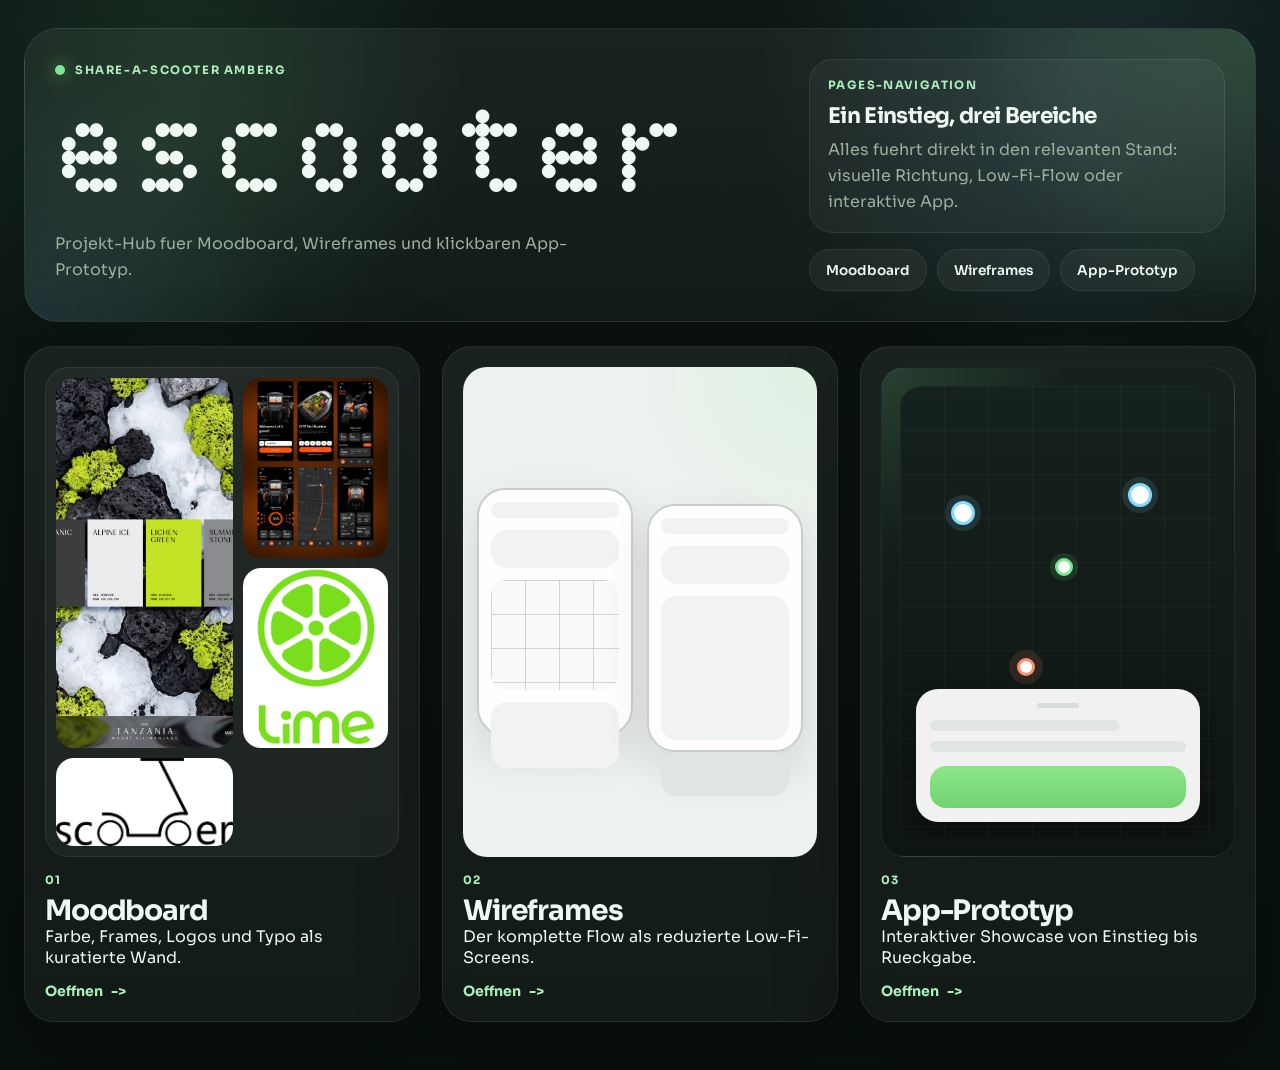
<file: docs/index.html>
<!doctype html>
<html lang="de">
<head>
  <meta charset="utf-8" />
  <meta name="viewport" content="width=device-width, initial-scale=1" />
  <title>Share-A-Scooter Amberg - Project Hub</title>
  <link rel="preconnect" href="https://fonts.googleapis.com" />
  <link rel="preconnect" href="https://fonts.gstatic.com" crossorigin />
  <link href="https://fonts.googleapis.com/css2?family=Sora:wght@400;500;600;700;800&display=swap" rel="stylesheet" />
  <link rel="stylesheet" href="styles.css" />
</head>
<body>
  <main class="hub-shell">
    <section class="hero-card">
      <div class="hero-copy">
        <p class="hero-kicker">Share-A-Scooter Amberg</p>
        <h1 class="hero-wordmark">escooter</h1>
        <p class="hero-subline">Projekt-Hub fuer Moodboard, Wireframes und klickbaren App-Prototyp.</p>
      </div>
      <div class="hero-side">
        <div class="hero-note">
          <span>Pages-Navigation</span>
          <strong>Ein Einstieg, drei Bereiche</strong>
          <p>Alles fuehrt direkt in den relevanten Stand: visuelle Richtung, Low-Fi-Flow oder interaktive App.</p>
        </div>
        <div class="hero-status" aria-label="Projektbereiche">
          <span>Moodboard</span>
          <span>Wireframes</span>
          <span>App-Prototyp</span>
        </div>
      </div>
    </section>

    <section class="portal-grid" aria-label="Projektbereiche">
      <a class="portal-card" href="moodboard/">
        <div class="portal-card__visual portal-card__visual--moodboard">
          <img src="moodboard/assets/farbe/farbe-11.jpg" alt="" aria-hidden="true" />
          <img src="moodboard/assets/frames/frames-04.jpg" alt="" aria-hidden="true" />
          <img src="moodboard/assets/logos/logos-16.png" alt="" aria-hidden="true" />
          <img src="moodboard/assets/typo/typo-03.jpg" alt="" aria-hidden="true" />
        </div>
        <div class="portal-card__copy">
          <p class="portal-card__eyebrow">01</p>
          <h2>Moodboard</h2>
          <p>Farbe, Frames, Logos und Typo als kuratierte Wand.</p>
          <span class="portal-card__link">Oeffnen</span>
        </div>
      </a>

      <a class="portal-card" href="wireframes/">
        <div class="portal-card__visual portal-card__visual--wireframes" aria-hidden="true">
          <div class="wireframe-phone">
            <div class="wireframe-phone__status"></div>
            <div class="wireframe-phone__header"></div>
            <div class="wireframe-phone__map"></div>
            <div class="wireframe-phone__sheet"></div>
          </div>
          <div class="wireframe-phone wireframe-phone--offset">
            <div class="wireframe-phone__status"></div>
            <div class="wireframe-phone__header"></div>
            <div class="wireframe-phone__list"></div>
            <div class="wireframe-phone__cta"></div>
          </div>
        </div>
        <div class="portal-card__copy">
          <p class="portal-card__eyebrow">02</p>
          <h2>Wireframes</h2>
          <p>Der komplette Flow als reduzierte Low-Fi-Screens.</p>
          <span class="portal-card__link">Oeffnen</span>
        </div>
      </a>

      <a class="portal-card portal-card--prototype" href="app/">
        <div class="portal-card__visual portal-card__visual--prototype" aria-hidden="true">
          <div class="proto-map">
            <span class="proto-marker proto-marker--hub" style="left:20%;top:28%"></span>
            <span class="proto-marker" style="left:52%;top:40%"></span>
            <span class="proto-marker proto-marker--active" style="left:40%;top:62%"></span>
            <span class="proto-marker proto-marker--hub" style="left:76%;top:24%"></span>
            <div class="proto-sheet">
              <div class="proto-sheet__handle"></div>
              <div class="proto-sheet__line proto-sheet__line--wide"></div>
              <div class="proto-sheet__line"></div>
              <div class="proto-sheet__cta"></div>
            </div>
          </div>
        </div>
        <div class="portal-card__copy">
          <p class="portal-card__eyebrow">03</p>
          <h2>App-Prototyp</h2>
          <p>Interaktiver Showcase von Einstieg bis Rueckgabe.</p>
          <span class="portal-card__link">Oeffnen</span>
        </div>
      </a>
    </section>
  </main>
</body>
</html>
</file>
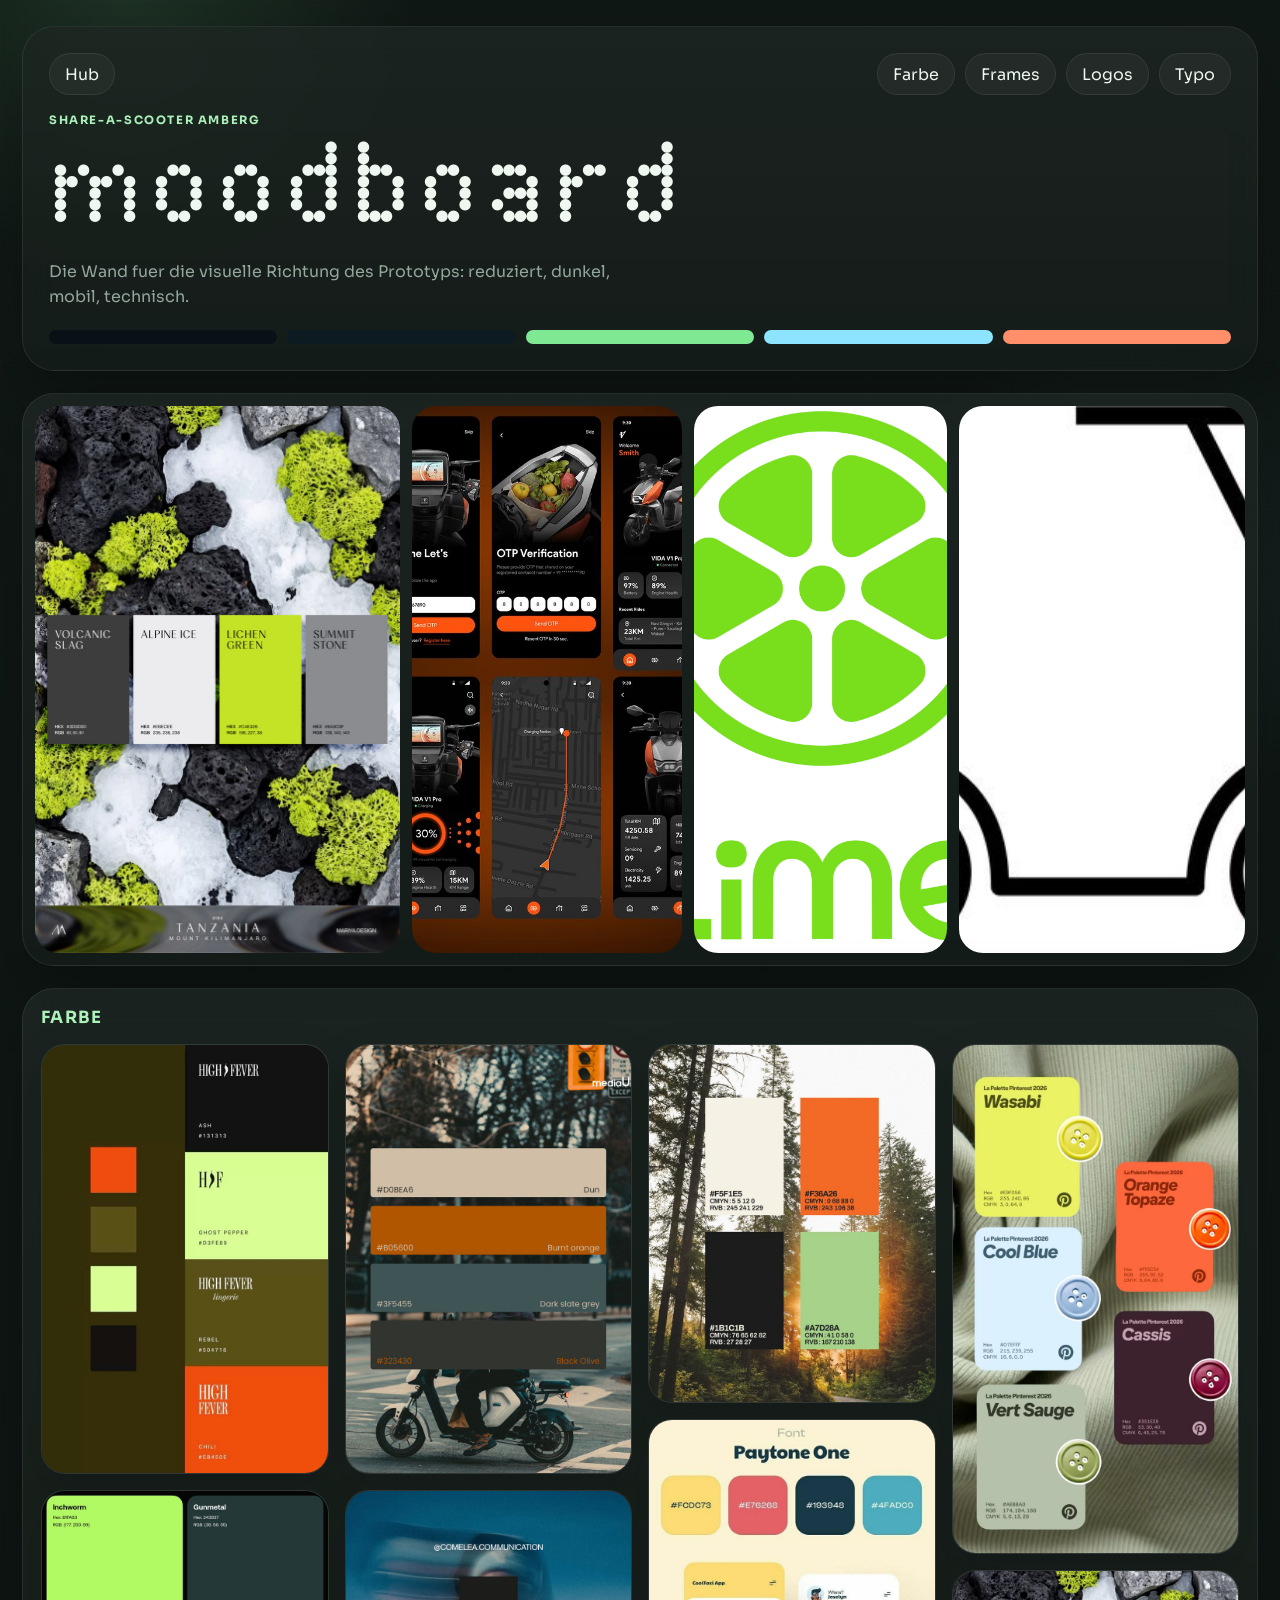
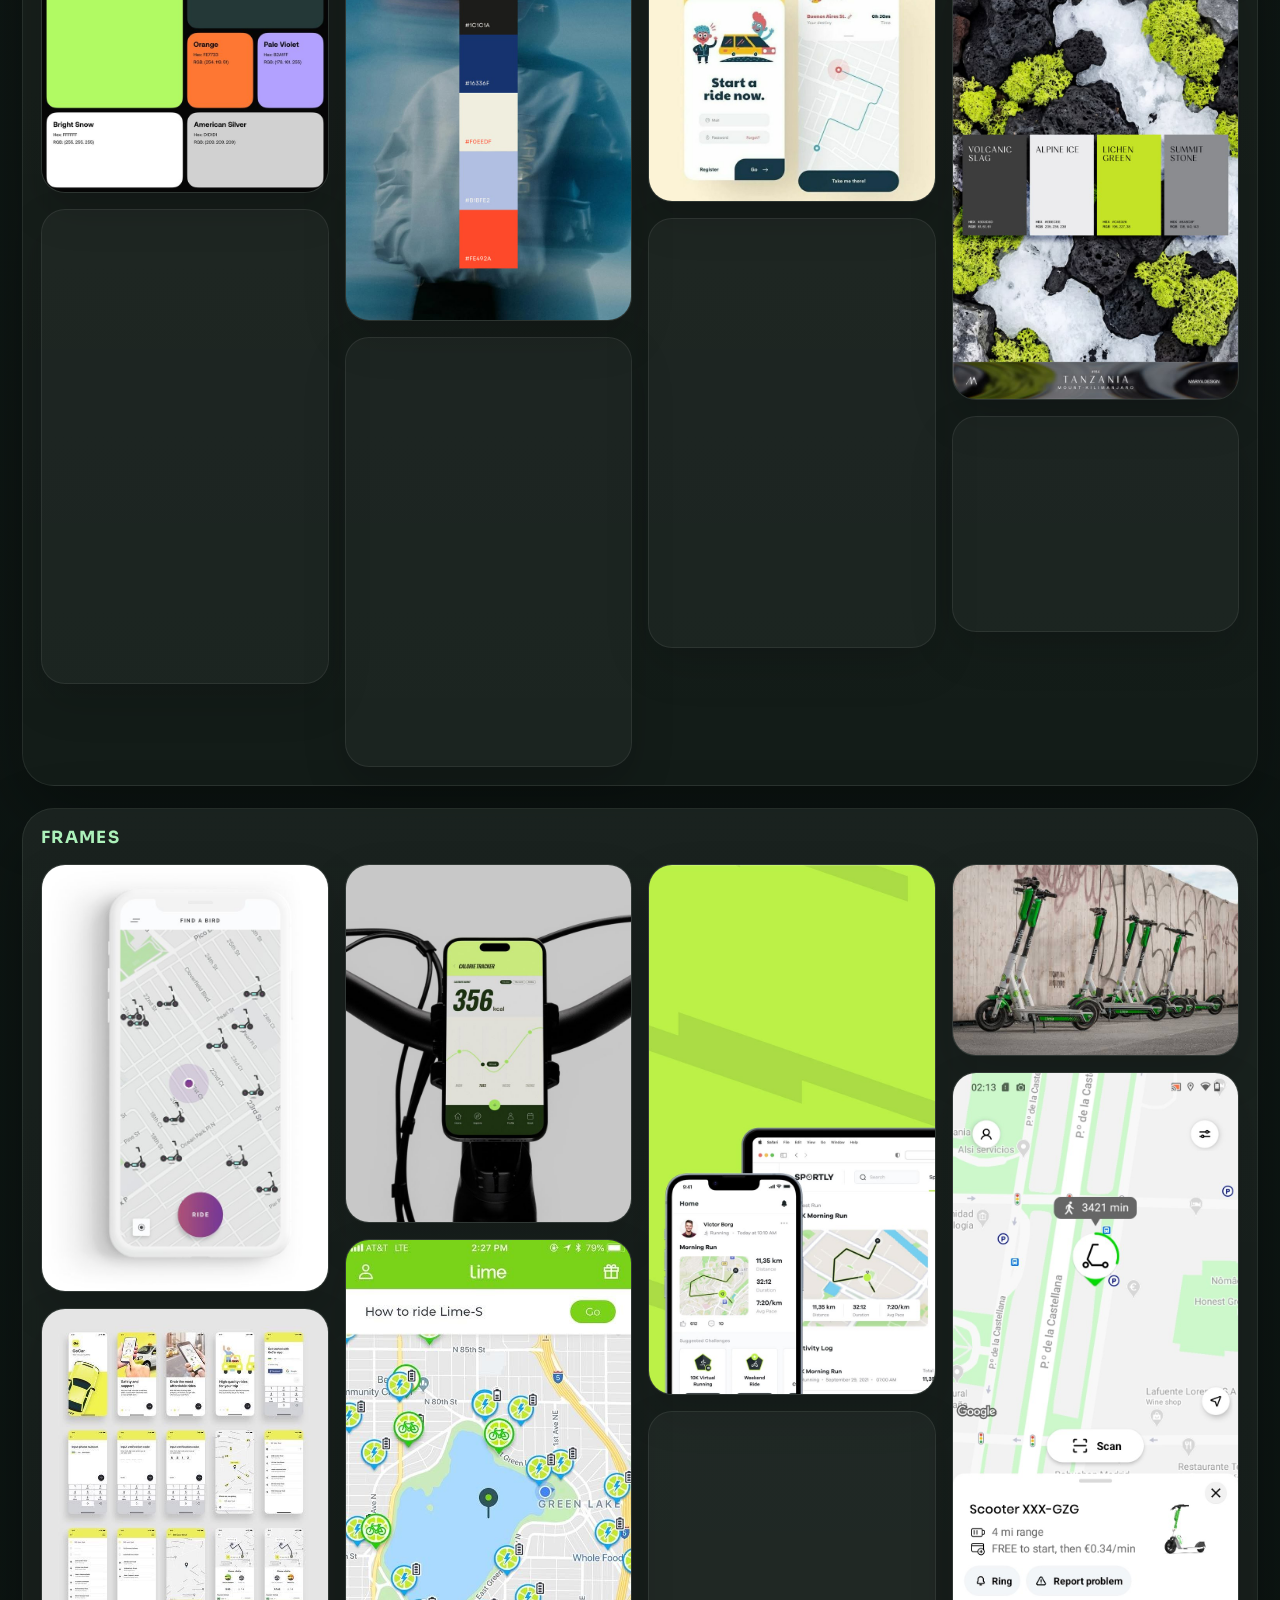
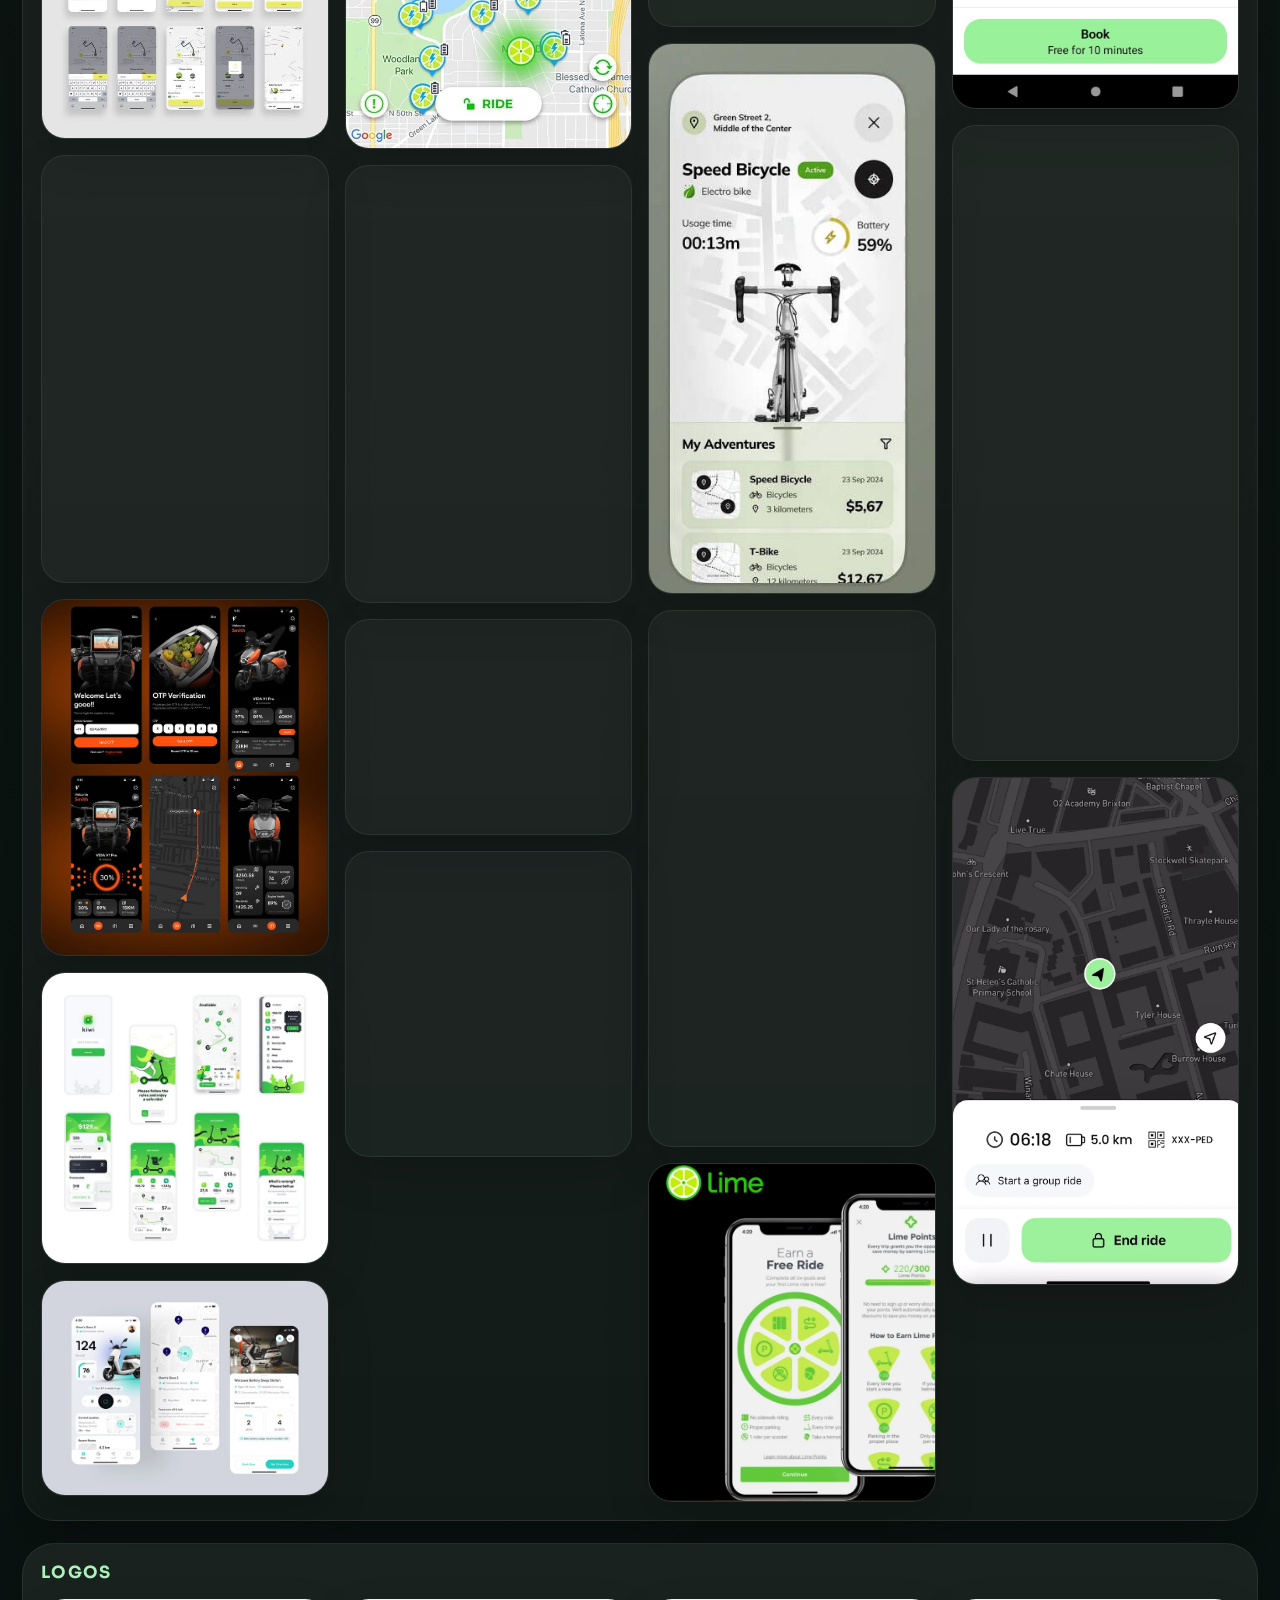
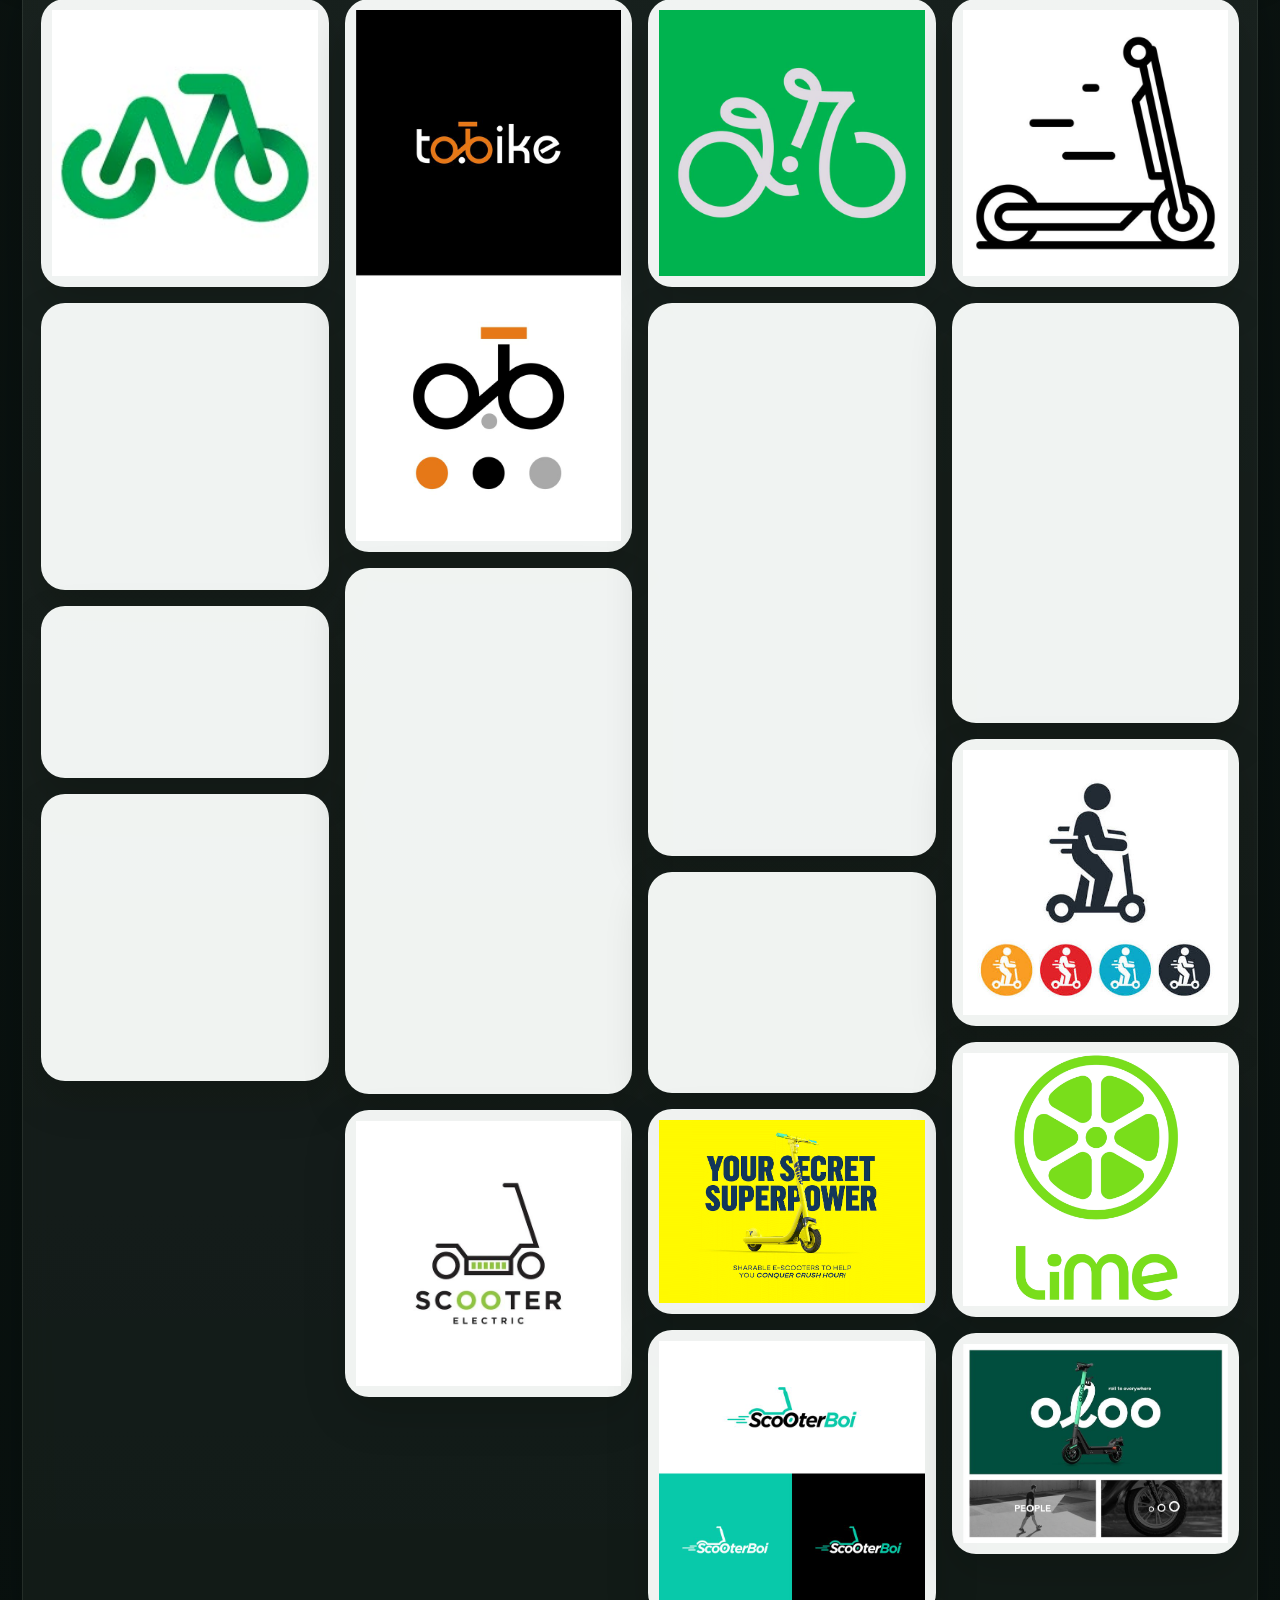
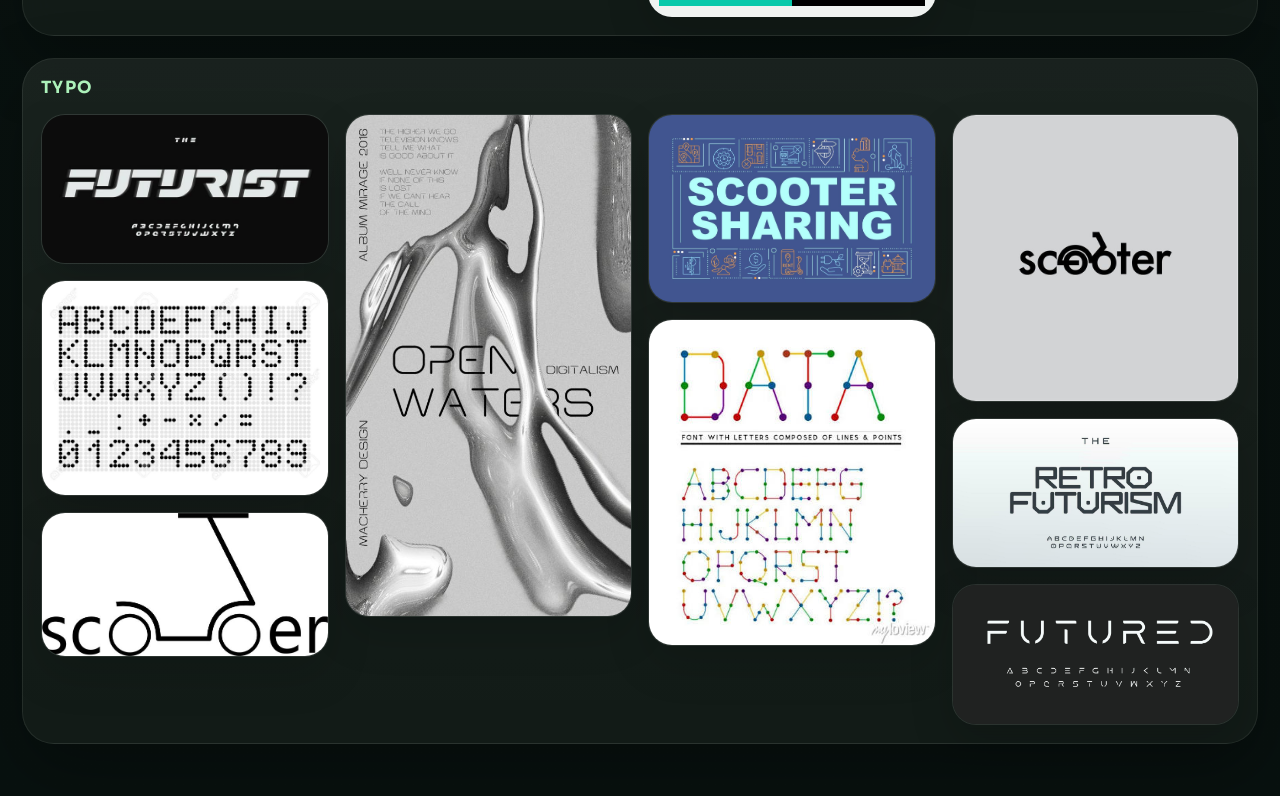
<file: docs/moodboard/index.html>
<!doctype html>
<html lang="de">
<head>
  <meta charset="utf-8" />
  <meta name="viewport" content="width=device-width, initial-scale=1" />
  <title>Share-A-Scooter Amberg - Moodboard</title>
  <link rel="preconnect" href="https://fonts.googleapis.com" />
  <link rel="preconnect" href="https://fonts.gstatic.com" crossorigin />
  <link href="https://fonts.googleapis.com/css2?family=Sora:wght@400;500;600;700;800&display=swap" rel="stylesheet" />
  <link rel="stylesheet" href="styles.css" />
</head>
<body>
  <main class="page">
    <header class="masthead">
      <div class="masthead__topline">
        <a class="backlink" href="../">Hub</a>
        <nav class="jumpnav" aria-label="Bereiche">
          <a href="#farbe">Farbe</a>
          <a href="#frames">Frames</a>
          <a href="#logos">Logos</a>
          <a href="#typo">Typo</a>
        </nav>
      </div>
      <p class="masthead__eyebrow">Share-A-Scooter Amberg</p>
      <h1 class="masthead__title">Moodboard</h1>
      <p class="masthead__copy">Die Wand fuer die visuelle Richtung des Prototyps: reduziert, dunkel, mobil, technisch.</p>
      <div class="signal-strip" aria-hidden="true">
        <span style="background:#071116"></span>
        <span style="background:#0c1b22"></span>
        <span style="background:#7ee892"></span>
        <span style="background:#8de4ff"></span>
        <span style="background:#ff8e6b"></span>
      </div>
    </header>

    <section class="board board--highlight">
      <div class="board__cluster">
        <img src="assets/farbe/farbe-11.jpg" alt="Farbpalette mit Lime, Blau und dunklen Naturtoenen" />
      </div>
      <div class="board__cluster">
        <img src="assets/frames/frames-04.jpg" alt="Dunkler Scooter-App-Flow als Referenz" />
      </div>
      <div class="board__cluster">
        <img src="assets/logos/logos-16.png" alt="Lime-Logo als Mobilitaetsreferenz" />
      </div>
      <div class="board__cluster">
        <img src="assets/typo/typo-03.jpg" alt="Typografische Scooter-Wortmarke als Referenz" />
      </div>
    </section>

    <section class="section" id="farbe">
      <div class="section__head">
        <h2>Farbe</h2>
      </div>
      <div class="masonry" id="gallery-farbe"></div>
    </section>

    <section class="section" id="frames">
      <div class="section__head">
        <h2>Frames</h2>
      </div>
      <div class="masonry" id="gallery-frames"></div>
    </section>

    <section class="section" id="logos">
      <div class="section__head">
        <h2>Logos</h2>
      </div>
      <div class="masonry masonry--logos" id="gallery-logos"></div>
    </section>

    <section class="section" id="typo">
      <div class="section__head">
        <h2>Typo</h2>
      </div>
      <div class="masonry" id="gallery-typo"></div>
    </section>
  </main>

  <script>
    const galleries = {
      farbe: [
        "farbe-01.jpg", "farbe-02.jpg", "farbe-03.jpg", "farbe-04.jpg",
        "farbe-05.jpg", "farbe-06.jpg", "farbe-07.jpg", "farbe-08.jpg",
        "farbe-09.jpg", "farbe-10.jpg", "farbe-11.jpg", "farbe-12.jpg"
      ],
      frames: [
        "frames-01.jpg", "frames-02.jpg", "frames-03.jpg", "frames-04.jpg", "frames-05.jpg",
        "frames-06.jpg", "frames-07.jpg", "frames-08.jpg", "frames-09.jpg", "frames-10.jpg",
        "frames-11.jpg", "frames-12.jpg", "frames-13.jpg", "frames-14.jpg", "frames-15.jpeg",
        "frames-16.webp", "frames-17.jpeg", "frames-18.jpg", "frames-19.jpg", "frames-20.webp"
      ],
      logos: [
        "logos-01.jpg", "logos-02.jpg", "logos-03.webp", "logos-04.jpg", "logos-05.jpg",
        "logos-06.jpg", "logos-07.jpg", "logos-08.jpg", "logos-09.jpg", "logos-10.jpg",
        "logos-11.png", "logos-12.jpg", "logos-13.jpg", "logos-14.jpg", "logos-15.jpeg",
        "logos-16.png", "logos-17.jpg"
      ],
      typo: [
        "typo-01.jpg", "typo-02.jpg", "typo-03.jpg", "typo-04.jpg", "typo-05.jpg",
        "typo-06.jpeg", "typo-07.jpg", "typo-08.jpg", "typo-09.jpg"
      ]
    };

    Object.entries(galleries).forEach(([category, files]) => {
      const mount = document.getElementById(`gallery-${category}`);
      files.forEach((file, index) => {
        const tile = document.createElement("figure");
        tile.className = `tile tile--${category}`;

        const image = document.createElement("img");
        image.src = `assets/${category}/${file}`;
        image.alt = `${category} Referenz ${String(index + 1).padStart(2, "0")}`;
        image.loading = "lazy";
        image.decoding = "async";

        tile.appendChild(image);
        mount.appendChild(tile);
      });
    });
  </script>
</body>
</html>
</file>
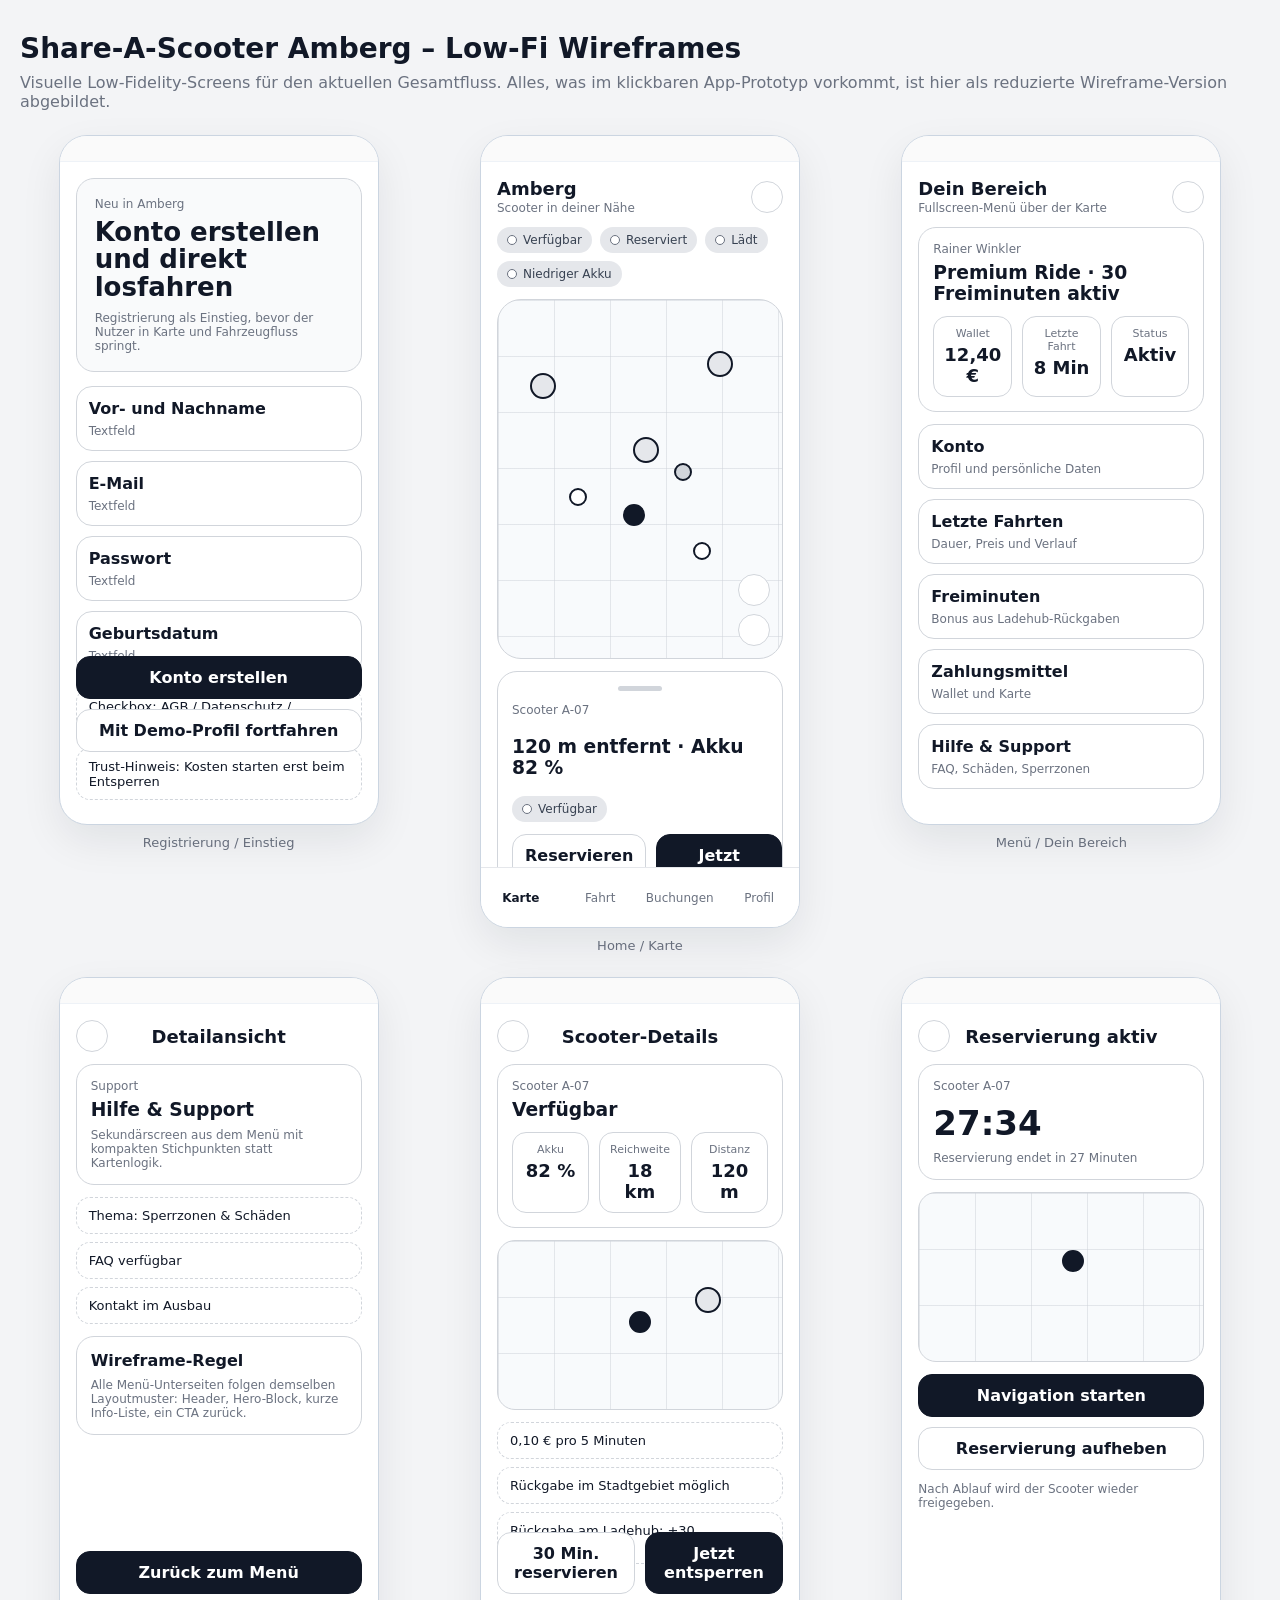
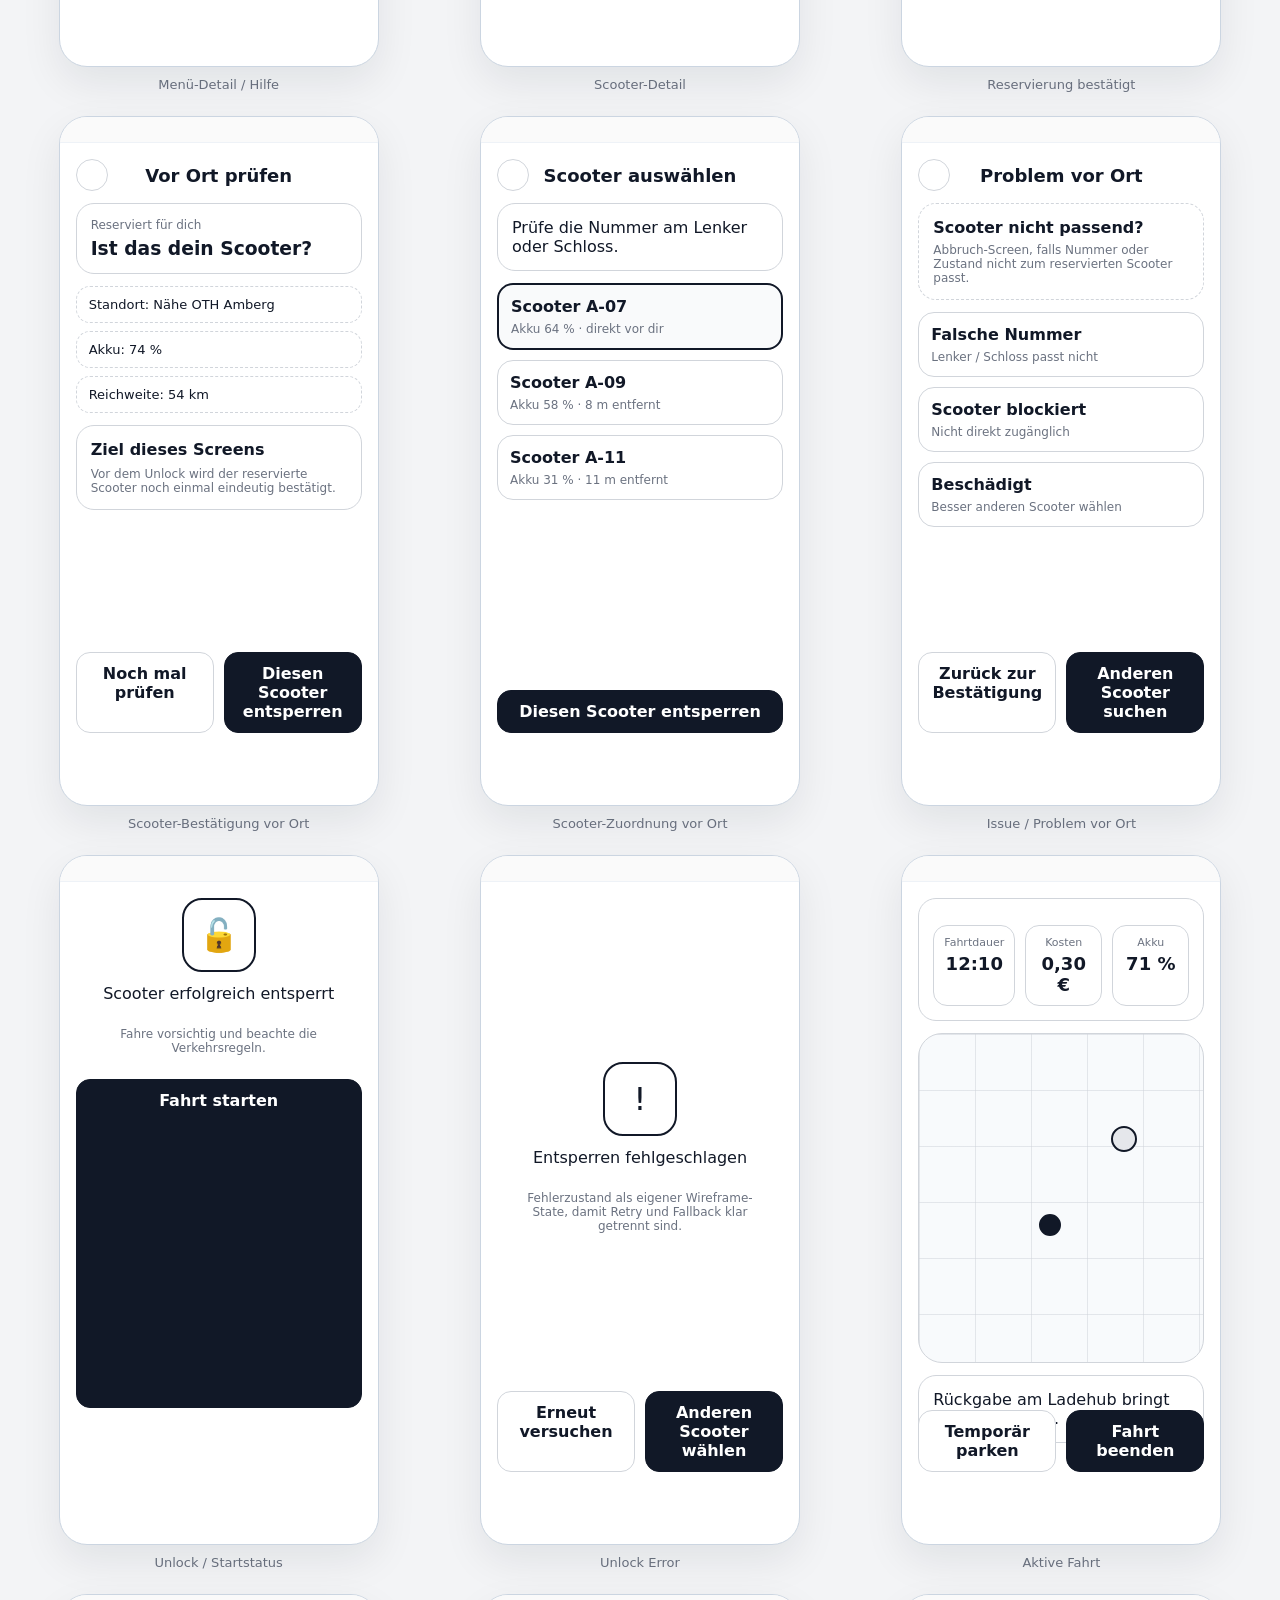
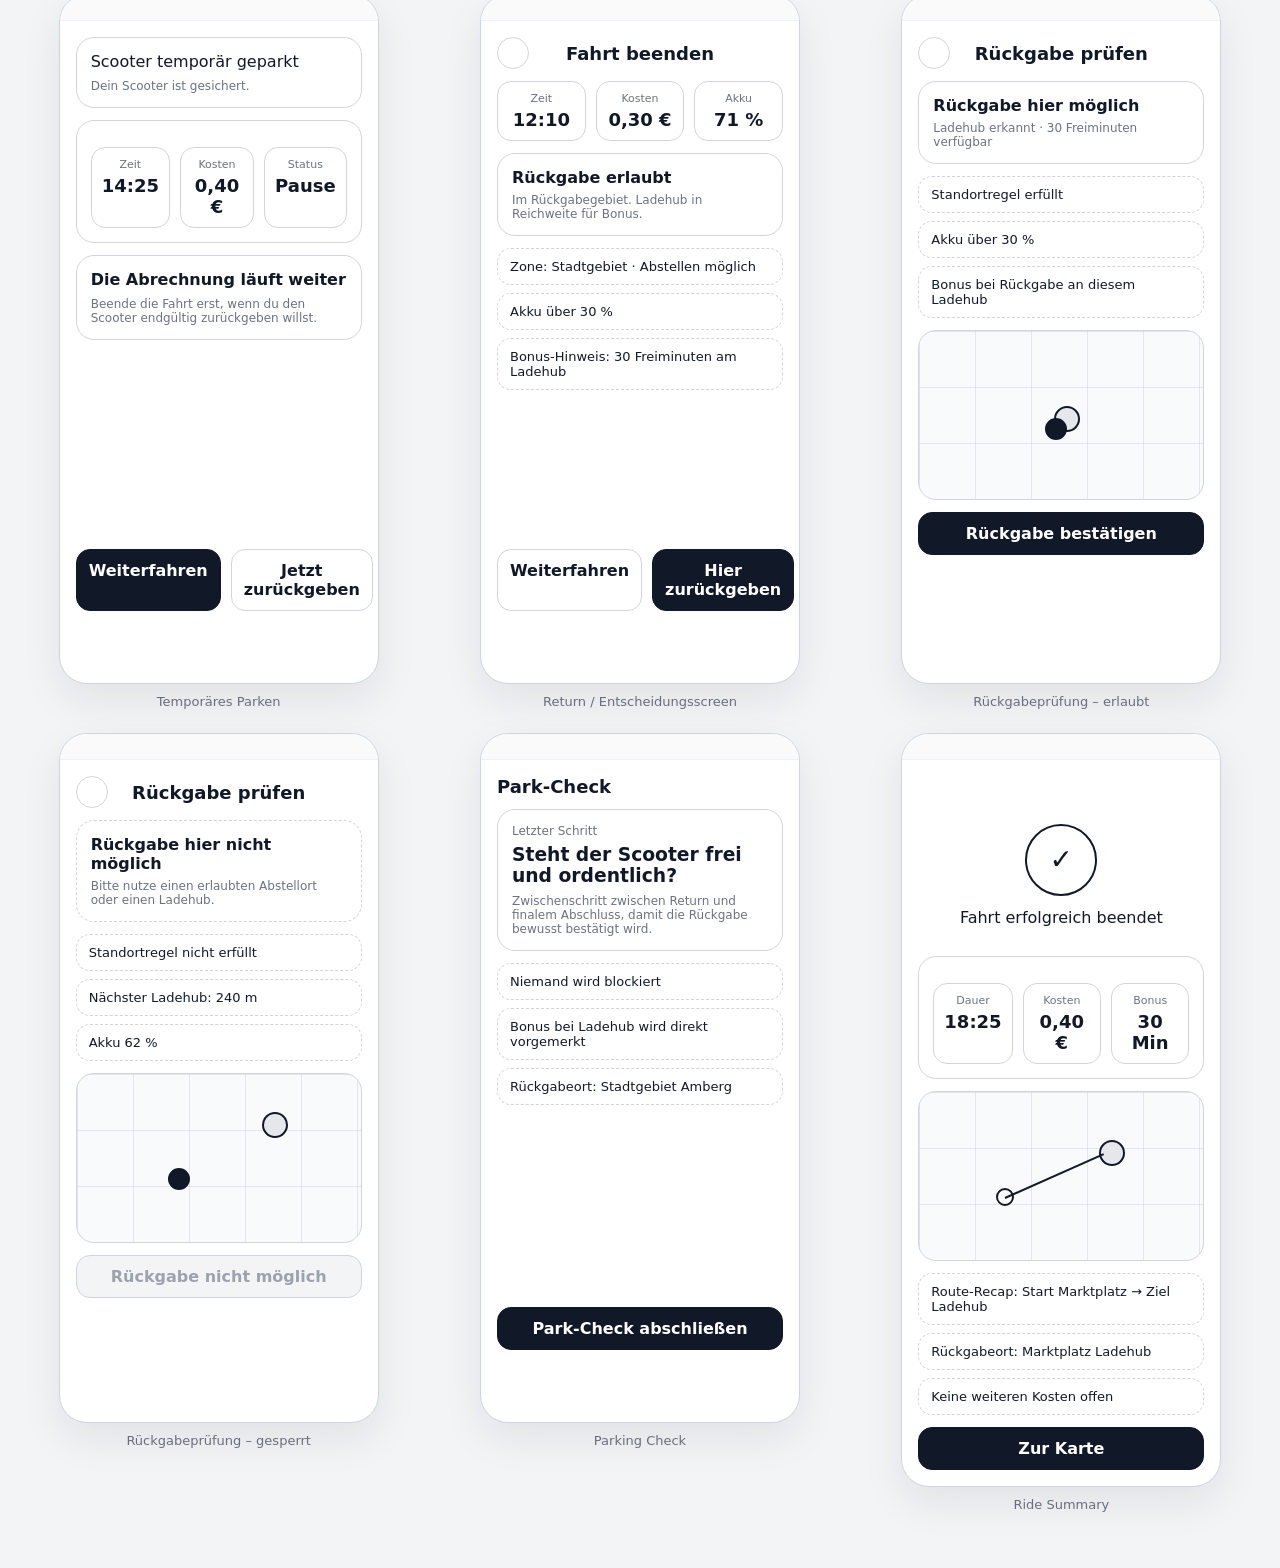
<file: docs/wireframes/index.html>
<!doctype html>
<html lang="de">
<head>
  <meta charset="utf-8" />
  <meta name="viewport" content="width=device-width, initial-scale=1" />
  <title>Share-A-Scooter Amberg – Low-Fi Wireframes</title>
  <link rel="stylesheet" href="styles.css" />
</head>
<body>
  <div class="page">
    <h1>Share-A-Scooter Amberg – Low-Fi Wireframes</h1>
    <p class="lead">Visuelle Low-Fidelity-Screens für den aktuellen Gesamtfluss. Alles, was im klickbaren App-Prototyp vorkommt, ist hier als reduzierte Wireframe-Version abgebildet.</p>

    <div class="grid">
      <div>
        <div class="phone">
          <div class="statusbar"></div>
          <div class="screen">
            <div class="card" style="padding:18px;background:#f9fafb">
              <div class="meta">Neu in Amberg</div>
              <h3 style="margin-top:8px;font-size:26px;line-height:1.05">Konto erstellen und direkt losfahren</h3>
              <p class="meta" style="margin-top:10px">Registrierung als Einstieg, bevor der Nutzer in Karte und Fahrzeugfluss springt.</p>
            </div>
            <div class="list" style="margin-top:14px">
              <div class="list-item"><strong>Vor- und Nachname</strong><span class="meta">Textfeld</span></div>
              <div class="list-item"><strong>E-Mail</strong><span class="meta">Textfeld</span></div>
              <div class="list-item"><strong>Passwort</strong><span class="meta">Textfeld</span></div>
              <div class="list-item"><strong>Geburtsdatum</strong><span class="meta">Textfeld</span></div>
            </div>
            <div class="info-list">
              <div class="info-item">Checkbox: AGB / Datenschutz / Rückgabe-Regeln</div>
              <div class="info-item">Trust-Hinweis: Kosten starten erst beim Entsperren</div>
            </div>
          </div>
          <div class="sticky-actions">
            <div class="btn-row">
              <div class="btn primary">Konto erstellen</div>
            </div>
            <div class="btn-row" style="margin-top:10px">
              <div class="btn ghost">Mit Demo-Profil fortfahren</div>
            </div>
          </div>
        </div>
        <div class="screen-label">Registrierung / Einstieg</div>
      </div>

      <div>
        <div class="phone">
          <div class="statusbar"></div>
          <div class="screen">
            <div class="header">
              <div>
                <div class="title">Amberg</div>
                <span class="sub">Scooter in deiner Nähe</span>
              </div>
              <button class="icon-btn"></button>
            </div>
            <div class="chips">
              <span class="chip">Verfügbar</span>
              <span class="chip">Reserviert</span>
              <span class="chip">Lädt</span>
              <span class="chip">Niedriger Akku</span>
            </div>
            <div class="map">
              <div class="hub" style="left:16%;top:24%"></div>
              <div class="hub" style="left:52%;top:42%"></div>
              <div class="hub" style="left:78%;top:18%"></div>
              <div class="marker" style="left:28%;top:55%"></div>
              <div class="marker sel" style="left:48%;top:60%"></div>
              <div class="marker low" style="left:65%;top:48%"></div>
              <div class="marker" style="left:72%;top:70%"></div>
              <div class="floating-controls">
                <button class="circle-btn"></button>
                <button class="circle-btn"></button>
              </div>
            </div>
            <div class="bottom-sheet">
              <div class="handle"></div>
              <div class="meta">Scooter A-07</div>
              <h3>120 m entfernt · Akku 82 %</h3>
              <div class="chips"><span class="chip">Verfügbar</span></div>
              <div class="btn-row">
                <div class="btn ghost">Reservieren</div>
                <div class="btn primary">Jetzt entsperren</div>
              </div>
            </div>
          </div>
          <div class="bottom-nav">
            <div class="nav-item active">Karte</div>
            <div class="nav-item">Fahrt</div>
            <div class="nav-item">Buchungen</div>
            <div class="nav-item">Profil</div>
          </div>
        </div>
        <div class="screen-label">Home / Karte</div>
      </div>

      <div>
        <div class="phone">
          <div class="statusbar"></div>
          <div class="screen">
            <div class="header">
              <div>
                <div class="title">Dein Bereich</div>
                <span class="sub">Fullscreen-Menü über der Karte</span>
              </div>
              <button class="icon-btn"></button>
            </div>
            <div class="card">
              <div class="meta">Rainer Winkler</div>
              <h3 style="margin-top:6px">Premium Ride · 30 Freiminuten aktiv</h3>
              <div class="metric-row">
                <div class="metric"><div class="label">Wallet</div><div class="value">12,40 €</div></div>
                <div class="metric"><div class="label">Letzte Fahrt</div><div class="value">8 Min</div></div>
                <div class="metric"><div class="label">Status</div><div class="value">Aktiv</div></div>
              </div>
            </div>
            <div class="list" style="margin-top:12px">
              <div class="list-item"><strong>Konto</strong><span class="meta">Profil und persönliche Daten</span></div>
              <div class="list-item"><strong>Letzte Fahrten</strong><span class="meta">Dauer, Preis und Verlauf</span></div>
              <div class="list-item"><strong>Freiminuten</strong><span class="meta">Bonus aus Ladehub-Rückgaben</span></div>
              <div class="list-item"><strong>Zahlungsmittel</strong><span class="meta">Wallet und Karte</span></div>
              <div class="list-item"><strong>Hilfe &amp; Support</strong><span class="meta">FAQ, Schäden, Sperrzonen</span></div>
            </div>
          </div>
        </div>
        <div class="screen-label">Menü / Dein Bereich</div>
      </div>

      <div>
        <div class="phone">
          <div class="statusbar"></div>
          <div class="screen">
            <div class="header">
              <button class="icon-btn"></button>
              <div class="title">Detailansicht</div>
              <div style="width:32px"></div>
            </div>
            <div class="card">
              <div class="meta">Support</div>
              <h3 style="margin-top:6px">Hilfe &amp; Support</h3>
              <p class="meta" style="margin-top:8px">Sekundärscreen aus dem Menü mit kompakten Stichpunkten statt Kartenlogik.</p>
            </div>
            <div class="info-list">
              <div class="info-item">Thema: Sperrzonen &amp; Schäden</div>
              <div class="info-item">FAQ verfügbar</div>
              <div class="info-item">Kontakt im Ausbau</div>
            </div>
            <div class="card" style="margin-top:12px">
              <strong>Wireframe-Regel</strong>
              <p class="meta" style="margin-top:8px">Alle Menü-Unterseiten folgen demselben Layoutmuster: Header, Hero-Block, kurze Info-Liste, ein CTA zurück.</p>
            </div>
          </div>
          <div class="sticky-actions">
            <div class="btn primary">Zurück zum Menü</div>
          </div>
        </div>
        <div class="screen-label">Menü-Detail / Hilfe</div>
      </div>

      <div>
        <div class="phone">
          <div class="statusbar"></div>
          <div class="screen">
            <div class="header">
              <button class="icon-btn"></button>
              <div class="title">Scooter-Details</div>
              <div style="width:32px"></div>
            </div>
            <div class="card">
              <div class="meta">Scooter A-07</div>
              <h3 style="margin-top:6px">Verfügbar</h3>
              <div class="metric-row">
                <div class="metric"><div class="label">Akku</div><div class="value">82 %</div></div>
                <div class="metric"><div class="label">Reichweite</div><div class="value">18 km</div></div>
                <div class="metric"><div class="label">Distanz</div><div class="value">120 m</div></div>
              </div>
            </div>
            <div class="map small" style="margin-top:12px">
              <div class="marker sel" style="left:50%;top:48%"></div>
              <div class="hub" style="left:74%;top:35%"></div>
            </div>
            <div class="info-list">
              <div class="info-item">0,10 € pro 5 Minuten</div>
              <div class="info-item">Rückgabe im Stadtgebiet möglich</div>
              <div class="info-item">Rückgabe am Ladehub: +30 Freiminuten</div>
            </div>
          </div>
          <div class="sticky-actions">
            <div class="btn-row">
              <div class="btn ghost">30 Min. reservieren</div>
              <div class="btn primary">Jetzt entsperren</div>
            </div>
          </div>
        </div>
        <div class="screen-label">Scooter-Detail</div>
      </div>

      <div>
        <div class="phone">
          <div class="statusbar"></div>
          <div class="screen">
            <div class="header">
              <button class="icon-btn"></button>
              <div class="title">Reservierung aktiv</div>
              <div style="width:32px"></div>
            </div>
            <div class="card">
              <div class="meta">Scooter A-07</div>
              <h3 style="margin-top:10px;font-size:34px">27:34</h3>
              <p class="meta" style="margin-top:8px">Reservierung endet in 27 Minuten</p>
            </div>
            <div class="map small" style="margin-top:12px">
              <div class="marker sel" style="left:54%;top:40%"></div>
            </div>
            <div class="btn-row">
              <div class="btn primary">Navigation starten</div>
            </div>
            <div class="btn-row" style="margin-top:10px">
              <div class="btn ghost">Reservierung aufheben</div>
            </div>
            <p class="meta" style="margin-top:12px">Nach Ablauf wird der Scooter wieder freigegeben.</p>
          </div>
        </div>
        <div class="screen-label">Reservierung bestätigt</div>
      </div>

      <div>
        <div class="phone">
          <div class="statusbar"></div>
          <div class="screen">
            <div class="header">
              <button class="icon-btn"></button>
              <div class="title">Vor Ort prüfen</div>
              <div style="width:32px"></div>
            </div>
            <div class="card">
              <div class="meta">Reserviert für dich</div>
              <h3 style="margin-top:6px">Ist das dein Scooter?</h3>
            </div>
            <div class="info-list">
              <div class="info-item">Standort: Nähe OTH Amberg</div>
              <div class="info-item">Akku: 74 %</div>
              <div class="info-item">Reichweite: 54 km</div>
            </div>
            <div class="card" style="margin-top:12px">
              <strong>Ziel dieses Screens</strong>
              <p class="meta" style="margin-top:8px">Vor dem Unlock wird der reservierte Scooter noch einmal eindeutig bestätigt.</p>
            </div>
          </div>
          <div class="sticky-actions">
            <div class="btn-row">
              <div class="btn ghost">Noch mal prüfen</div>
              <div class="btn primary">Diesen Scooter entsperren</div>
            </div>
          </div>
        </div>
        <div class="screen-label">Scooter-Bestätigung vor Ort</div>
      </div>

      <div>
        <div class="phone">
          <div class="statusbar"></div>
          <div class="screen">
            <div class="header">
              <button class="icon-btn"></button>
              <div class="title">Scooter auswählen</div>
              <div style="width:32px"></div>
            </div>
            <div class="card">
              <p>Prüfe die Nummer am Lenker oder Schloss.</p>
            </div>
            <div class="list" style="margin-top:12px">
              <div class="list-item selected">
                <strong>Scooter A-07</strong>
                <span class="meta">Akku 64 % · direkt vor dir</span>
              </div>
              <div class="list-item">
                <strong>Scooter A-09</strong>
                <span class="meta">Akku 58 % · 8 m entfernt</span>
              </div>
              <div class="list-item">
                <strong>Scooter A-11</strong>
                <span class="meta">Akku 31 % · 11 m entfernt</span>
              </div>
            </div>
          </div>
          <div class="sticky-actions">
            <div class="btn primary">Diesen Scooter entsperren</div>
          </div>
        </div>
        <div class="screen-label">Scooter-Zuordnung vor Ort</div>
      </div>

      <div>
        <div class="phone">
          <div class="statusbar"></div>
          <div class="screen">
            <div class="header">
              <button class="icon-btn"></button>
              <div class="title">Problem vor Ort</div>
              <div style="width:32px"></div>
            </div>
            <div class="card rule-card warn">
              <strong>Scooter nicht passend?</strong>
              <p class="meta" style="margin-top:6px">Abbruch-Screen, falls Nummer oder Zustand nicht zum reservierten Scooter passt.</p>
            </div>
            <div class="list" style="margin-top:12px">
              <div class="list-item"><strong>Falsche Nummer</strong><span class="meta">Lenker / Schloss passt nicht</span></div>
              <div class="list-item"><strong>Scooter blockiert</strong><span class="meta">Nicht direkt zugänglich</span></div>
              <div class="list-item"><strong>Beschädigt</strong><span class="meta">Besser anderen Scooter wählen</span></div>
            </div>
          </div>
          <div class="sticky-actions">
            <div class="btn-row">
              <div class="btn ghost">Zurück zur Bestätigung</div>
              <div class="btn primary">Anderen Scooter suchen</div>
            </div>
          </div>
        </div>
        <div class="screen-label">Issue / Problem vor Ort</div>
      </div>

      <div>
        <div class="phone">
          <div class="statusbar"></div>
          <div class="screen">
            <div class="center-block">
              <div class="lock">🔓</div>
              <div class="title">Scooter erfolgreich entsperrt</div>
              <p class="meta" style="max-width:220px">Fahre vorsichtig und beachte die Verkehrsregeln.</p>
              <div class="btn primary" style="width:100%">Fahrt starten</div>
            </div>
          </div>
        </div>
        <div class="screen-label">Unlock / Startstatus</div>
      </div>

      <div>
        <div class="phone">
          <div class="statusbar"></div>
          <div class="screen">
            <div class="center-block">
              <div class="lock">!</div>
              <div class="title">Entsperren fehlgeschlagen</div>
              <p class="meta" style="max-width:230px">Fehlerzustand als eigener Wireframe-State, damit Retry und Fallback klar getrennt sind.</p>
            </div>
          </div>
          <div class="sticky-actions">
            <div class="btn-row">
              <div class="btn ghost">Erneut versuchen</div>
              <div class="btn primary">Anderen Scooter wählen</div>
            </div>
          </div>
        </div>
        <div class="screen-label">Unlock Error</div>
      </div>

      <div>
        <div class="phone">
          <div class="statusbar"></div>
          <div class="screen">
            <div class="card">
              <div class="metric-row">
                <div class="metric"><div class="label">Fahrtdauer</div><div class="value">12:10</div></div>
                <div class="metric"><div class="label">Kosten</div><div class="value">0,30 €</div></div>
                <div class="metric"><div class="label">Akku</div><div class="value">71 %</div></div>
              </div>
            </div>
            <div class="map" style="margin-top:12px;height:330px">
              <div class="hub" style="left:72%;top:32%"></div>
              <div class="marker sel" style="left:46%;top:58%"></div>
            </div>
            <div class="card" style="margin-top:12px">
              <p>Rückgabe am Ladehub bringt 30 Freiminuten.</p>
            </div>
          </div>
          <div class="sticky-actions">
            <div class="btn-row">
              <div class="btn ghost">Temporär parken</div>
              <div class="btn primary">Fahrt beenden</div>
            </div>
          </div>
        </div>
        <div class="screen-label">Aktive Fahrt</div>
      </div>

      <div>
        <div class="phone">
          <div class="statusbar"></div>
          <div class="screen">
            <div class="card">
              <div class="title">Scooter temporär geparkt</div>
              <p class="meta" style="margin-top:8px">Dein Scooter ist gesichert.</p>
            </div>
            <div class="card" style="margin-top:12px">
              <div class="metric-row">
                <div class="metric"><div class="label">Zeit</div><div class="value">14:25</div></div>
                <div class="metric"><div class="label">Kosten</div><div class="value">0,40 €</div></div>
                <div class="metric"><div class="label">Status</div><div class="value">Pause</div></div>
              </div>
            </div>
            <div class="card" style="margin-top:12px">
              <strong>Die Abrechnung läuft weiter</strong>
              <p class="meta" style="margin-top:8px">Beende die Fahrt erst, wenn du den Scooter endgültig zurückgeben willst.</p>
            </div>
          </div>
          <div class="sticky-actions">
            <div class="btn-row">
              <div class="btn primary">Weiterfahren</div>
              <div class="btn ghost">Jetzt zurückgeben</div>
            </div>
          </div>
        </div>
        <div class="screen-label">Temporäres Parken</div>
      </div>

      <div>
        <div class="phone">
          <div class="statusbar"></div>
          <div class="screen">
            <div class="header">
              <button class="icon-btn"></button>
              <div class="title">Fahrt beenden</div>
              <div style="width:32px"></div>
            </div>
            <div class="metric-row">
              <div class="metric"><div class="label">Zeit</div><div class="value">12:10</div></div>
              <div class="metric"><div class="label">Kosten</div><div class="value">0,30 €</div></div>
              <div class="metric"><div class="label">Akku</div><div class="value">71 %</div></div>
            </div>
            <div class="card rule-card ok" style="margin-top:12px">
              <strong>Rückgabe erlaubt</strong>
              <p class="meta" style="margin-top:6px">Im Rückgabegebiet. Ladehub in Reichweite für Bonus.</p>
            </div>
            <div class="info-list">
              <div class="info-item">Zone: Stadtgebiet · Abstellen möglich</div>
              <div class="info-item">Akku über 30 %</div>
              <div class="info-item">Bonus-Hinweis: 30 Freiminuten am Ladehub</div>
            </div>
          </div>
          <div class="sticky-actions">
            <div class="btn-row">
              <div class="btn ghost">Weiterfahren</div>
              <div class="btn primary">Hier zurückgeben</div>
            </div>
          </div>
        </div>
        <div class="screen-label">Return / Entscheidungsscreen</div>
      </div>

      <div>
        <div class="phone">
          <div class="statusbar"></div>
          <div class="screen">
            <div class="header">
              <button class="icon-btn"></button>
              <div class="title">Rückgabe prüfen</div>
              <div style="width:32px"></div>
            </div>
            <div class="card rule-card ok">
              <strong>Rückgabe hier möglich</strong>
              <p class="meta" style="margin-top:6px">Ladehub erkannt · 30 Freiminuten verfügbar</p>
            </div>
            <div class="info-list">
              <div class="info-item">Standortregel erfüllt</div>
              <div class="info-item">Akku über 30 %</div>
              <div class="info-item">Bonus bei Rückgabe an diesem Ladehub</div>
            </div>
            <div class="map small" style="margin-top:12px">
              <div class="hub" style="left:52%;top:52%"></div>
              <div class="marker sel" style="left:48%;top:58%"></div>
            </div>
            <div class="btn-row">
              <div class="btn primary">Rückgabe bestätigen</div>
            </div>
          </div>
        </div>
        <div class="screen-label">Rückgabeprüfung – erlaubt</div>
      </div>

      <div>
        <div class="phone">
          <div class="statusbar"></div>
          <div class="screen">
            <div class="header">
              <button class="icon-btn"></button>
              <div class="title">Rückgabe prüfen</div>
              <div style="width:32px"></div>
            </div>
            <div class="card rule-card warn">
              <strong>Rückgabe hier nicht möglich</strong>
              <p class="meta" style="margin-top:6px">Bitte nutze einen erlaubten Abstellort oder einen Ladehub.</p>
            </div>
            <div class="info-list">
              <div class="info-item">Standortregel nicht erfüllt</div>
              <div class="info-item">Nächster Ladehub: 240 m</div>
              <div class="info-item">Akku 62 %</div>
            </div>
            <div class="map small" style="margin-top:12px">
              <div class="hub" style="left:70%;top:30%"></div>
              <div class="marker sel" style="left:36%;top:62%"></div>
            </div>
            <div class="btn-row">
              <div class="btn disabled">Rückgabe nicht möglich</div>
            </div>
          </div>
        </div>
        <div class="screen-label">Rückgabeprüfung – gesperrt</div>
      </div>

      <div>
        <div class="phone">
          <div class="statusbar"></div>
          <div class="screen">
            <div class="header">
              <div class="title">Park-Check</div>
              <div style="width:32px"></div>
            </div>
            <div class="card">
              <div class="meta">Letzter Schritt</div>
              <h3 style="margin-top:6px">Steht der Scooter frei und ordentlich?</h3>
              <p class="meta" style="margin-top:8px">Zwischenschritt zwischen Return und finalem Abschluss, damit die Rückgabe bewusst bestätigt wird.</p>
            </div>
            <div class="info-list">
              <div class="info-item">Niemand wird blockiert</div>
              <div class="info-item">Bonus bei Ladehub wird direkt vorgemerkt</div>
              <div class="info-item">Rückgabeort: Stadtgebiet Amberg</div>
            </div>
          </div>
          <div class="sticky-actions">
            <div class="btn primary">Park-Check abschließen</div>
          </div>
        </div>
        <div class="screen-label">Parking Check</div>
      </div>

      <div>
        <div class="phone">
          <div class="statusbar"></div>
          <div class="screen">
            <div class="center-block" style="min-height:180px;padding-top:18px">
              <div class="success">✓</div>
              <div class="title">Fahrt erfolgreich beendet</div>
            </div>
            <div class="card">
              <div class="metric-row">
                <div class="metric"><div class="label">Dauer</div><div class="value">18:25</div></div>
                <div class="metric"><div class="label">Kosten</div><div class="value">0,40 €</div></div>
                <div class="metric"><div class="label">Bonus</div><div class="value">30 Min</div></div>
              </div>
            </div>
            <div class="map small" style="margin-top:12px">
              <div class="marker" style="left:30%;top:62%"></div>
              <div class="hub" style="left:68%;top:36%"></div>
              <div style="position:absolute;left:30%;top:62%;width:38%;height:2px;background:#111827;transform:rotate(-24deg);transform-origin:left center"></div>
            </div>
            <div class="info-list" style="margin-top:12px">
              <div class="info-item">Route-Recap: Start Marktplatz → Ziel Ladehub</div>
              <div class="info-item">Rückgabeort: Marktplatz Ladehub</div>
              <div class="info-item">Keine weiteren Kosten offen</div>
            </div>
            <div class="btn-row">
              <div class="btn primary">Zur Karte</div>
            </div>
          </div>
        </div>
        <div class="screen-label">Ride Summary</div>
      </div>
    </div>
  </div>
</body>
</html>
</file>
<file: docs/styles.css>
@font-face {
  font-family: "Ndot";
  src: url("./app/Ndot57-Regular.otf") format("opentype");
  font-weight: 400;
  font-style: normal;
  font-display: swap;
}

:root {
  --bg: #08110f;
  --bg-2: #10201b;
  --panel: rgba(15, 24, 21, 0.82);
  --panel-soft: rgba(255, 255, 255, 0.05);
  --line: rgba(231, 247, 236, 0.08);
  --text: #eff8f2;
  --muted: #9daf9f;
  --lime: #7ee892;
  --lime-soft: #acf1ba;
  --cyan: #84d9ff;
  --coral: #ff8e6b;
  --shadow: 0 30px 80px rgba(0, 0, 0, 0.34);
}

* {
  box-sizing: border-box;
}

body {
  margin: 0;
  min-height: 100vh;
  font-family: "Sora", system-ui, sans-serif;
  color: var(--text);
  background:
    radial-gradient(circle at 14% 10%, rgba(126, 232, 146, 0.13), transparent 18rem),
    radial-gradient(circle at 84% 8%, rgba(132, 217, 255, 0.12), transparent 20rem),
    linear-gradient(180deg, #0e1815 0%, var(--bg) 100%);
}

body::before {
  content: "";
  position: fixed;
  inset: 0;
  pointer-events: none;
  background-image:
    linear-gradient(rgba(255, 255, 255, 0.025) 1px, transparent 1px),
    linear-gradient(90deg, rgba(255, 255, 255, 0.025) 1px, transparent 1px);
  background-size: 72px 72px;
  opacity: 0.45;
}

.hub-shell {
  position: relative;
  z-index: 1;
  max-width: 1380px;
  margin: 0 auto;
  padding: 28px 24px 48px;
}

.hero-card {
  display: grid;
  grid-template-columns: minmax(0, 1.4fr) minmax(280px, 0.8fr);
  gap: 26px;
  padding: 30px;
  border: 1px solid var(--line);
  border-radius: 34px;
  background:
    radial-gradient(circle at top right, rgba(126, 232, 146, 0.16), transparent 18rem),
    radial-gradient(circle at bottom left, rgba(132, 217, 255, 0.12), transparent 16rem),
    linear-gradient(180deg, rgba(255, 255, 255, 0.05) 0%, rgba(255, 255, 255, 0.025) 100%);
  box-shadow: var(--shadow);
}

.hero-kicker,
.hero-subline,
.hero-note p,
.portal-card__eyebrow,
.portal-card__copy p {
  margin: 0;
}

.hero-kicker {
  display: inline-flex;
  align-items: center;
  gap: 10px;
  font-size: 0.72rem;
  font-weight: 700;
  text-transform: uppercase;
  letter-spacing: 0.14em;
  color: var(--lime-soft);
}

.hero-kicker::before {
  content: "";
  width: 10px;
  height: 10px;
  border-radius: 999px;
  background: var(--lime);
  box-shadow: 0 0 18px rgba(126, 232, 146, 0.72);
}

.hero-wordmark {
  margin: 14px 0 0;
  font-family: "Ndot", "Sora", sans-serif;
  font-size: clamp(3.8rem, 12vw, 8.6rem);
  font-weight: 400;
  line-height: 0.88;
  letter-spacing: 0.08em;
  text-transform: lowercase;
}

.hero-subline {
  margin-top: 16px;
  max-width: 34rem;
  font-size: 1rem;
  line-height: 1.6;
  color: var(--muted);
}

.hero-side {
  display: grid;
  gap: 16px;
  align-content: start;
}

.hero-note {
  padding: 18px;
  border-radius: 24px;
  border: 1px solid rgba(231, 247, 236, 0.08);
  background: rgba(255, 255, 255, 0.04);
}

.hero-note span {
  display: block;
  font-size: 0.72rem;
  font-weight: 700;
  letter-spacing: 0.12em;
  text-transform: uppercase;
  color: var(--lime-soft);
}

.hero-note strong {
  display: block;
  margin-top: 12px;
  font-size: 1.35rem;
  line-height: 1.08;
  letter-spacing: -0.03em;
}

.hero-note p {
  margin-top: 10px;
  color: var(--muted);
  line-height: 1.6;
}

.hero-status {
  display: flex;
  flex-wrap: wrap;
  gap: 10px;
}

.hero-status span {
  display: inline-flex;
  align-items: center;
  min-height: 42px;
  padding: 0 16px;
  border-radius: 999px;
  border: 1px solid rgba(231, 247, 236, 0.08);
  background: rgba(255, 255, 255, 0.05);
  color: var(--text);
  font-size: 0.85rem;
  font-weight: 600;
}

.portal-grid {
  display: grid;
  grid-template-columns: repeat(3, minmax(0, 1fr));
  gap: 22px;
  margin-top: 24px;
}

.portal-card {
  display: grid;
  grid-template-rows: minmax(0, 1fr) auto;
  gap: 16px;
  padding: 20px;
  border: 1px solid var(--line);
  border-radius: 30px;
  background:
    linear-gradient(180deg, rgba(255, 255, 255, 0.05) 0%, rgba(255, 255, 255, 0.02) 100%),
    var(--panel);
  color: inherit;
  text-decoration: none;
  box-shadow: var(--shadow);
  transition: transform 180ms ease, border-color 180ms ease, box-shadow 180ms ease;
}

.portal-card:hover {
  transform: translateY(-3px);
  border-color: rgba(126, 232, 146, 0.22);
  box-shadow: 0 34px 90px rgba(0, 0, 0, 0.38);
}

.portal-card__visual {
  position: relative;
  min-height: 276px;
  overflow: hidden;
  border-radius: 24px;
  border: 1px solid rgba(231, 247, 236, 0.08);
  background: rgba(255, 255, 255, 0.04);
}

.portal-card__visual--moodboard {
  display: grid;
  grid-template-columns: 1.1fr 0.9fr;
  grid-template-rows: 1fr 1fr;
  gap: 10px;
  padding: 10px;
}

.portal-card__visual--moodboard img {
  width: 100%;
  height: 100%;
  object-fit: cover;
  border-radius: 18px;
  display: block;
}

.portal-card__visual--moodboard img:first-child {
  grid-row: span 2;
}

.portal-card__visual--wireframes {
  display: flex;
  align-items: center;
  justify-content: center;
  gap: 14px;
  padding: 18px;
  background:
    radial-gradient(circle at top right, rgba(126, 232, 146, 0.14), transparent 12rem),
    #eef2ef;
}

.wireframe-phone {
  position: relative;
  flex: 0 0 156px;
  width: 156px;
  height: 248px;
  padding: 12px;
  border: 2px solid #c8cfcb;
  border-radius: 28px;
  background: rgba(255, 255, 255, 0.96);
  box-shadow: 0 18px 44px rgba(8, 17, 15, 0.12);
}

.wireframe-phone--offset {
  transform: translateY(16px);
}

.wireframe-phone__status,
.wireframe-phone__header,
.wireframe-phone__map,
.wireframe-phone__sheet,
.wireframe-phone__list,
.wireframe-phone__cta {
  border-radius: 16px;
  background: #f1f3f2;
}

.wireframe-phone__status {
  height: 16px;
}

.wireframe-phone__header {
  height: 38px;
  margin-top: 12px;
}

.wireframe-phone__map {
  height: 110px;
  margin-top: 12px;
  background:
    linear-gradient(90deg, rgba(190, 197, 193, 0.7) 1px, transparent 1px) 0 0 / 34px 34px,
    linear-gradient(rgba(190, 197, 193, 0.7) 1px, transparent 1px) 0 0 / 34px 34px,
    #f8faf9;
}

.wireframe-phone__sheet {
  height: 66px;
  margin-top: 12px;
}

.wireframe-phone__list {
  height: 144px;
  margin-top: 12px;
}

.wireframe-phone__cta {
  height: 44px;
  margin-top: 12px;
  background: #dfe6e1;
}

.portal-card__visual--prototype {
  padding: 18px;
  background:
    radial-gradient(circle at top left, rgba(126, 232, 146, 0.16), transparent 12rem),
    linear-gradient(180deg, #16201d 0%, #0d1513 100%);
}

.proto-map {
  position: relative;
  width: 100%;
  height: 100%;
  border-radius: 22px;
  overflow: hidden;
  background:
    linear-gradient(90deg, rgba(255, 255, 255, 0.035) 1px, transparent 1px) 0 0 / 44px 44px,
    linear-gradient(rgba(255, 255, 255, 0.035) 1px, transparent 1px) 0 0 / 44px 44px,
    linear-gradient(180deg, #16221d 0%, #0c1412 100%);
}

.proto-marker {
  position: absolute;
  width: 18px;
  height: 18px;
  border-radius: 999px;
  transform: translate(-50%, -50%);
  background: #ffffff;
  border: 3px solid var(--lime);
  box-shadow: 0 0 0 5px rgba(126, 232, 146, 0.12);
}

.proto-marker--hub {
  width: 24px;
  height: 24px;
  border-color: var(--cyan);
  box-shadow: 0 0 0 6px rgba(132, 217, 255, 0.12);
}

.proto-marker--active {
  border-color: var(--coral);
  box-shadow: 0 0 0 8px rgba(255, 142, 107, 0.12);
}

.proto-sheet {
  position: absolute;
  left: 16px;
  right: 16px;
  bottom: 16px;
  padding: 14px;
  border-radius: 22px;
  background: rgba(255, 255, 255, 0.94);
  box-shadow: 0 16px 30px rgba(0, 0, 0, 0.22);
}

.proto-sheet__handle {
  width: 42px;
  height: 5px;
  margin: 0 auto 12px;
  border-radius: 999px;
  background: #d8ddd9;
}

.proto-sheet__line {
  height: 11px;
  border-radius: 999px;
  background: #dfe5e1;
}

.proto-sheet__line + .proto-sheet__line {
  margin-top: 10px;
}

.proto-sheet__line--wide {
  width: 74%;
}

.proto-sheet__cta {
  height: 42px;
  margin-top: 14px;
  border-radius: 16px;
  background: linear-gradient(180deg, #8de68a 0%, #6fd36e 100%);
}

.portal-card__eyebrow {
  font-size: 0.72rem;
  font-weight: 700;
  letter-spacing: 0.12em;
  text-transform: uppercase;
  color: var(--lime-soft);
}

.portal-card__copy h2 {
  margin: 10px 0 0;
  font-size: clamp(1.7rem, 2.2vw, 2.3rem);
  line-height: 1.02;
  letter-spacing: -0.04em;
}

.portal-card__copy p:last-child {
  margin-top: 10px;
  color: var(--muted);
  line-height: 1.6;
}

.portal-card__link {
  display: inline-flex;
  align-items: center;
  gap: 8px;
  margin-top: 14px;
  font-size: 0.88rem;
  font-weight: 700;
  color: var(--lime-soft);
}

.portal-card__link::after {
  content: "->";
}

@media (max-width: 1100px) {
  .hero-card {
    grid-template-columns: 1fr;
  }

  .portal-grid {
    grid-template-columns: 1fr;
  }

  .portal-card__visual {
    min-height: 280px;
  }
}

@media (max-width: 720px) {
  .hub-shell {
    padding: 18px 16px 28px;
  }

  .hero-card {
    padding: 22px;
    border-radius: 28px;
  }

  .hero-wordmark {
    font-size: clamp(3.2rem, 19vw, 5.8rem);
  }

  .portal-card {
    padding: 16px;
    border-radius: 24px;
  }

  .portal-card__visual {
    min-height: 224px;
    border-radius: 20px;
  }

  .wireframe-phone {
    flex-basis: 128px;
    width: 128px;
    height: 208px;
  }
}
</file>
<file: docs/moodboard/styles.css>
@font-face {
  font-family: "Ndot";
  src: url("../app/Ndot57-Regular.otf") format("opentype");
  font-weight: 400;
  font-style: normal;
  font-display: swap;
}

:root {
  --bg: #08110f;
  --bg-2: #111d18;
  --panel: rgba(15, 24, 21, 0.8);
  --line: rgba(232, 244, 236, 0.08);
  --text: #eef7f0;
  --muted: #93a79b;
  --lime: #7ee892;
  --lime-soft: #acf1ba;
  --shadow: 0 26px 70px rgba(0, 0, 0, 0.3);
}

* {
  box-sizing: border-box;
}

html {
  scroll-behavior: smooth;
}

body {
  margin: 0;
  font-family: "Sora", system-ui, sans-serif;
  color: var(--text);
  background:
    radial-gradient(circle at 10% 0%, rgba(126, 232, 146, 0.12), transparent 18rem),
    radial-gradient(circle at 88% 8%, rgba(141, 228, 255, 0.08), transparent 16rem),
    linear-gradient(180deg, #101815 0%, var(--bg) 100%);
}

body::before {
  content: "";
  position: fixed;
  inset: 0;
  pointer-events: none;
  background-image:
    linear-gradient(rgba(255, 255, 255, 0.028) 1px, transparent 1px),
    linear-gradient(90deg, rgba(255, 255, 255, 0.028) 1px, transparent 1px);
  background-size: 72px 72px;
  opacity: 0.42;
}

.page {
  position: relative;
  z-index: 1;
  max-width: 1480px;
  margin: 0 auto;
  padding: 26px 22px 52px;
}

.masthead,
.section,
.board {
  border: 1px solid var(--line);
  border-radius: 32px;
  background:
    linear-gradient(180deg, rgba(255, 255, 255, 0.05) 0%, rgba(255, 255, 255, 0.02) 100%),
    var(--panel);
  box-shadow: var(--shadow);
  backdrop-filter: blur(16px);
}

.masthead {
  padding: 26px;
}

.masthead__topline {
  display: flex;
  align-items: center;
  justify-content: space-between;
  gap: 16px;
}

.backlink,
.jumpnav a {
  display: inline-flex;
  align-items: center;
  min-height: 42px;
  padding: 0 15px;
  border-radius: 999px;
  border: 1px solid var(--line);
  color: var(--text);
  text-decoration: none;
  background: rgba(255, 255, 255, 0.04);
  transition: transform 180ms ease, border-color 180ms ease, background-color 180ms ease;
}

.backlink:hover,
.jumpnav a:hover {
  transform: translateY(-1px);
  border-color: rgba(126, 232, 146, 0.22);
  background: rgba(126, 232, 146, 0.08);
}

.jumpnav {
  display: flex;
  flex-wrap: wrap;
  gap: 10px;
}

.masthead__eyebrow,
.masthead__copy,
.section__head h2 {
  margin: 0;
}

.masthead__eyebrow {
  margin-top: 18px;
  font-size: 0.72rem;
  font-weight: 700;
  text-transform: uppercase;
  letter-spacing: 0.14em;
  color: var(--lime-soft);
}

.masthead__title {
  margin: 12px 0 0;
  font-family: "Ndot", "Sora", sans-serif;
  font-size: clamp(3.2rem, 9vw, 7.4rem);
  font-weight: 400;
  line-height: 0.9;
  letter-spacing: 0.08em;
  text-transform: lowercase;
}

.masthead__copy {
  margin-top: 16px;
  max-width: 36rem;
  color: var(--muted);
  line-height: 1.6;
}

.signal-strip {
  display: grid;
  grid-template-columns: repeat(5, minmax(0, 1fr));
  gap: 10px;
  margin-top: 20px;
}

.signal-strip span {
  display: block;
  height: 14px;
  border-radius: 999px;
}

.board {
  display: grid;
  grid-template-columns: 1.15fr 0.85fr 0.8fr 0.9fr;
  gap: 12px;
  margin-top: 22px;
  padding: 12px;
}

.board__cluster {
  overflow: hidden;
  border-radius: 24px;
  min-height: 250px;
  background: rgba(255, 255, 255, 0.04);
}

.board__cluster img {
  display: block;
  width: 100%;
  height: 100%;
  object-fit: cover;
}

.section {
  margin-top: 22px;
  padding: 18px;
}

.section__head {
  margin-bottom: 16px;
}

.section__head h2 {
  font-size: 1.05rem;
  font-weight: 700;
  letter-spacing: 0.08em;
  text-transform: uppercase;
  color: var(--lime-soft);
}

.masonry {
  column-count: 4;
  column-gap: 16px;
}

.tile {
  break-inside: avoid;
  margin: 0 0 16px;
  overflow: hidden;
  border-radius: 24px;
  border: 1px solid var(--line);
  background: rgba(255, 255, 255, 0.035);
  box-shadow: 0 18px 44px rgba(0, 0, 0, 0.16);
}

.tile img {
  display: block;
  width: 100%;
  height: auto;
}

.tile--logos {
  background: rgba(250, 252, 251, 0.96);
}

.tile--logos img {
  padding: 10px;
}

@media (max-width: 1100px) {
  .board {
    grid-template-columns: repeat(2, minmax(0, 1fr));
  }

  .masonry {
    column-count: 3;
  }
}

@media (max-width: 760px) {
  .page {
    padding: 16px 14px 28px;
  }

  .masthead,
  .section,
  .board {
    border-radius: 24px;
  }

  .masthead {
    padding: 18px;
  }

  .masthead__topline {
    flex-direction: column;
    align-items: flex-start;
  }

  .board {
    grid-template-columns: 1fr;
  }

  .board__cluster {
    min-height: 188px;
  }

  .masonry {
    column-count: 2;
    column-gap: 12px;
  }

  .tile {
    margin-bottom: 12px;
    border-radius: 18px;
  }
}
</file>
<file: docs/wireframes/styles.css>
:root {
  --bg: #f3f4f6;
  --phone: #ffffff;
  --line: #d1d5db;
  --text: #111827;
  --muted: #6b7280;
  --accent: #111827;
  --chip: #e5e7eb;
  --primary: #111827;
  --primary-text: #ffffff;
}
* { box-sizing: border-box; }
body {
  margin: 0;
  font-family: Inter, system-ui, -apple-system, Segoe UI, Roboto, Arial, sans-serif;
  background: var(--bg);
  color: var(--text);
}
.page {
  max-width: 1500px;
  margin: 0 auto;
  padding: 32px 20px 56px;
}
.page h1 {
  margin: 0 0 8px;
  font-size: 28px;
}
.page p.lead {
  margin: 0 0 24px;
  color: var(--muted);
}
.grid {
  display: grid;
  grid-template-columns: repeat(auto-fit, minmax(320px, 1fr));
  gap: 24px;
}
.phone {
  width: 320px;
  min-height: 690px;
  margin: 0 auto;
  background: var(--phone);
  border: 1px solid #cbd5e1;
  border-radius: 28px;
  box-shadow: 0 16px 40px rgba(15, 23, 42, 0.08);
  overflow: hidden;
  position: relative;
}
.statusbar {
  height: 26px;
  border-bottom: 1px solid #eef2f7;
  background: #fafafa;
}
.screen {
  padding: 16px;
}
.header {
  display: flex;
  align-items: center;
  justify-content: space-between;
  margin-bottom: 12px;
}
.header .title {
  font-weight: 700;
  font-size: 18px;
}
.header .sub {
  display: block;
  margin-top: 2px;
  font-size: 12px;
  color: var(--muted);
}
.icon-btn, .circle-btn {
  width: 32px;
  height: 32px;
  border: 1px solid var(--line);
  border-radius: 999px;
  background: #fff;
}
.map {
  height: 360px;
  border: 1px solid var(--line);
  border-radius: 24px;
  background:
    linear-gradient(90deg, rgba(209,213,219,.55) 1px, transparent 1px) 0 0/56px 56px,
    linear-gradient(rgba(209,213,219,.55) 1px, transparent 1px) 0 0/56px 56px,
    #f8fafc;
  position: relative;
  overflow: hidden;
}
.map.small { height: 170px; border-radius: 18px; }
.marker, .hub {
  position: absolute;
  transform: translate(-50%, -50%);
  border-radius: 999px;
  border: 2px solid var(--accent);
  background: #fff;
}
.marker { width: 18px; height: 18px; }
.marker.low { background: #d1d5db; }
.marker.sel { width: 22px; height: 22px; background: #111827; }
.hub {
  width: 26px;
  height: 26px;
  background: #e5e7eb;
}
.floating-controls {
  position: absolute;
  right: 12px;
  bottom: 12px;
  display: flex;
  flex-direction: column;
  gap: 8px;
}
.chips {
  display: flex;
  gap: 8px;
  flex-wrap: wrap;
  margin: 12px 0;
}
.chip {
  display: inline-flex;
  align-items: center;
  gap: 6px;
  font-size: 12px;
  padding: 6px 10px;
  border-radius: 999px;
  background: var(--chip);
  color: #374151;
}
.chip::before {
  content: "";
  width: 8px;
  height: 8px;
  border-radius: 999px;
  border: 1px solid #6b7280;
  background: white;
}
.card {
  border: 1px solid var(--line);
  border-radius: 18px;
  padding: 14px;
  background: #fff;
}
.card + .card { margin-top: 12px; }
.card h3, .card h4, .card p { margin: 0; }
.meta { color: var(--muted); font-size: 12px; }
.metric-row {
  display: grid;
  grid-template-columns: repeat(3, 1fr);
  gap: 10px;
  margin-top: 12px;
}
.metric {
  padding: 10px;
  border: 1px solid var(--line);
  border-radius: 14px;
  text-align: center;
}
.metric .label { font-size: 11px; color: var(--muted); }
.metric .value { font-size: 18px; font-weight: 700; margin-top: 4px; }
.info-list {
  display: grid;
  gap: 8px;
  margin-top: 12px;
}
.info-item {
  border: 1px dashed var(--line);
  border-radius: 14px;
  padding: 10px 12px;
  font-size: 13px;
}
.bottom-sheet {
  margin-top: 12px;
  border: 1px solid var(--line);
  border-radius: 20px;
  padding: 14px;
  background: #fff;
}
.handle {
  width: 44px;
  height: 5px;
  border-radius: 999px;
  background: #d1d5db;
  margin: 0 auto 12px;
}
.btn-row {
  display: flex;
  gap: 10px;
  margin-top: 12px;
}
.btn {
  flex: 1;
  min-height: 42px;
  padding: 11px 12px;
  border-radius: 14px;
  border: 1px solid var(--line);
  background: #fff;
  font-weight: 600;
  text-align: center;
}
.btn.primary {
  background: var(--primary);
  color: var(--primary-text);
  border-color: var(--primary);
}
.btn.ghost { background: #fff; }
.btn.disabled { color: #9ca3af; background: #f3f4f6; }
.list {
  display: grid;
  gap: 10px;
}
.list-item {
  border: 1px solid var(--line);
  border-radius: 16px;
  padding: 12px;
  display: grid;
  gap: 6px;
}
.list-item.selected {
  border: 2px solid var(--accent);
  background: #f9fafb;
}
.center-block {
  min-height: 510px;
  display: flex;
  flex-direction: column;
  justify-content: center;
  align-items: center;
  text-align: center;
  gap: 12px;
}
.lock {
  width: 74px;
  height: 74px;
  border-radius: 20px;
  border: 2px solid var(--accent);
  display: flex;
  align-items: center;
  justify-content: center;
  font-size: 32px;
}
.sticky-actions {
  position: absolute;
  left: 16px;
  right: 16px;
  bottom: 72px;
}
.bottom-nav {
  position: absolute;
  left: 0;
  right: 0;
  bottom: 0;
  height: 60px;
  border-top: 1px solid #e5e7eb;
  background: #fff;
  display: grid;
  grid-template-columns: repeat(4, 1fr);
}
.nav-item {
  display: flex;
  align-items: center;
  justify-content: center;
  font-size: 12px;
  color: var(--muted);
}
.nav-item.active {
  color: var(--text);
  font-weight: 700;
}
.screen-label {
  text-align: center;
  font-size: 13px;
  color: var(--muted);
  margin-top: 10px;
}
.rule-card.ok { border-style: solid; }
.rule-card.warn { border-style: dashed; }
.success {
  width: 72px;
  height: 72px;
  border-radius: 999px;
  border: 2px solid var(--accent);
  display: flex;
  align-items: center;
  justify-content: center;
  font-size: 28px;
}
</file>
